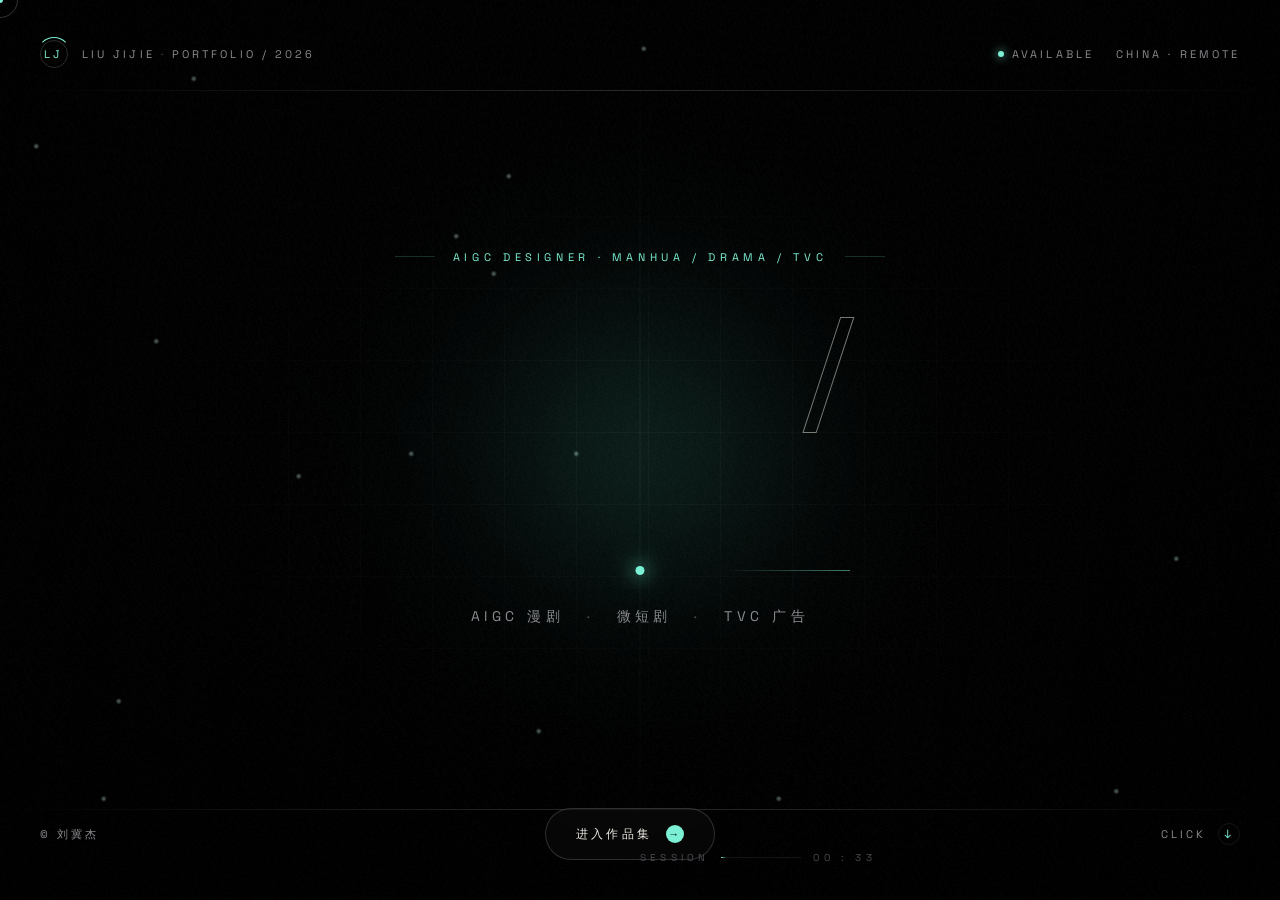
<file: index.html>
<!DOCTYPE html>
<html lang="zh-CN">
<head>
<meta charset="UTF-8">
<meta name="viewport" content="width=device-width, initial-scale=1.0">
<title>刘冀杰 — AI 视觉设计师</title>
<style>
/* ========= 字体（自托管，不依赖 Google Fonts） ========= */
@font-face{
  font-family:"Space Grotesk";
  src:url("assets/fonts/space-grotesk-400.woff2") format("woff2");
  font-weight:400;font-style:normal;font-display:swap;
}
@font-face{
  font-family:"Space Grotesk";
  src:url("assets/fonts/space-grotesk-500.woff2") format("woff2");
  font-weight:500;font-style:normal;font-display:swap;
}

/* ========= 设计 Token ========= */
:root{
  --bg-0:#06070a;
  --bg-1:#0b0c0e;
  --bg-2:#101114;
  --ink:#ece9e2;
  --ink-soft:rgba(236,233,226,.72);
  --ink-mute:#8b8b90;
  --ink-faint:#4a4b52;
  --accent:#7cf0d4;
  --accent-soft:rgba(124,240,212,.18);
  --accent-hot:#a6ffe8;
  --amber:#c9a96a;
  --hairline:rgba(255,255,255,.08);
  --hairline-strong:rgba(255,255,255,.16);
  --ease-out: cubic-bezier(.22,.9,.28,1);
  --ease-inout: cubic-bezier(.4,0,.2,1);
}
*{margin:0;padding:0;box-sizing:border-box}
html,body{height:100%}
@supports(height:100dvh){html,body{height:100dvh}}
body{
  /* WebGL 不可用时的兜底背景（正常时被 canvas 覆盖） */
  background:
    radial-gradient(120% 95% at 50% 38%, #14332d 0%, #0a0d10 48%, #06070a 100%);
  color:var(--ink);
  font-family:"Space Grotesk","PingFang SC","Microsoft YaHei",sans-serif;
  overflow:hidden;
  -webkit-font-smoothing:antialiased;
  cursor:none;
}
#gl{position:fixed;inset:0;width:100%;height:100%;display:block;z-index:0}

/* 背景装饰层（canvas 之上，文字之下） */
.bg-layers{position:fixed;inset:0;pointer-events:none;z-index:1}
/* 网格层 */
.bg-grid{
  position:absolute;inset:0;
  background-image:
    linear-gradient(var(--hairline) 1px, transparent 1px),
    linear-gradient(90deg, var(--hairline) 1px, transparent 1px);
  background-size:72px 72px;
  -webkit-mask-image:radial-gradient(65% 55% at 50% 50%, #000 0%, transparent 75%);
  mask-image:radial-gradient(65% 55% at 50% 50%, #000 0%, transparent 75%);
  opacity:.45;
}
/* 顶部细线 */
.bg-rule-top,.bg-rule-bottom{
  position:absolute;left:0;right:0;height:1px;
  background:linear-gradient(90deg, transparent, var(--hairline-strong), transparent);
}
.bg-rule-top{top:clamp(60px,10vh,120px)}
.bg-rule-bottom{bottom:clamp(60px,10vh,120px)}
/* 扫描竖线（极弱） */
.bg-scan{
  position:absolute;top:0;bottom:0;width:1px;left:var(--sx,50%);
  background:linear-gradient(180deg, transparent, rgba(124,240,212,.35) 50%, transparent);
  opacity:.25;
  transform:translateX(-50%);
  transition:left .18s var(--ease-out);
}

/* 自定义光标 */
.cursor-dot, .cursor-ring{
  position:fixed;top:0;left:0;pointer-events:none;z-index:9999;
  transform:translate(-50%,-50%);will-change:transform;
}
.cursor-dot{width:6px;height:6px;border-radius:50%;background:var(--accent);mix-blend-mode:screen}
.cursor-ring{
  width:36px;height:36px;border:1px solid rgba(255,255,255,.2);border-radius:50%;
  transition:width .25s,height .25s,border-color .25s;
}
body:hover .cursor-ring{border-color:rgba(124,240,212,.6)}
body.hover-go .cursor-ring{width:64px;height:64px;border-color:var(--accent)}
@media (pointer:coarse){ .cursor-dot,.cursor-ring{display:none}; body{cursor:pointer} }

/* ========= 布局骨架 ========= */
.frame{position:fixed;inset:0;display:flex;flex-direction:column;pointer-events:none;z-index:2}

/* 顶部 */
.top-bar{
  display:flex;justify-content:space-between;align-items:center;
  padding:clamp(20px,4vw,40px);
  font-size:11px;letter-spacing:.28em;text-transform:uppercase;color:var(--ink-mute);
}
.top-bar .brand{display:flex;align-items:center;gap:14px}
.top-bar .brand .mark{
  width:28px;height:28px;border:1px solid var(--hairline-strong);border-radius:50%;
  display:inline-flex;align-items:center;justify-content:center;
  font-family:"Space Grotesk";font-size:11px;color:var(--accent);
  position:relative;
}
.top-bar .brand .mark::after{
  content:"";position:absolute;inset:-4px;border:1px solid transparent;border-radius:50%;
  border-top-color:var(--accent);animation:spin 6s linear infinite;
}
@keyframes spin{to{transform:rotate(360deg)}}
.top-bar .status{display:flex;gap:22px;align-items:center}
.top-bar .live{
  display:inline-flex;align-items:center;gap:8px;
}
.top-bar .live i{
  width:6px;height:6px;border-radius:50%;background:var(--accent);
  box-shadow:0 0 10px var(--accent);animation:blink 2.2s ease-in-out infinite;
}
@keyframes blink{0%,100%{opacity:1;transform:scale(1)}50%{opacity:.4;transform:scale(.7)}}

/* 中央 */
.stage{
  flex:1;display:flex;flex-direction:column;align-items:center;justify-content:center;
  padding:0 clamp(20px,4vw,48px);
  perspective:1000px;
}
.meta{
  display:flex;align-items:center;gap:18px;
  font-size:11px;letter-spacing:.42em;text-transform:uppercase;color:var(--accent);
  margin-bottom:clamp(22px,3vw,40px);
}
.meta .sep{width:40px;height:1px;background:var(--accent-soft)}
h1.title{
  font-family:"Space Grotesk",sans-serif;
  font-size:clamp(48px,10vw,148px);
  font-weight:500;
  line-height:.96;
  letter-spacing:-.03em;
  text-align:center;
  max-width:12ch;
}
.title .line{display:block;white-space:nowrap}
.title .word{
  display:inline-block;
  background:linear-gradient(135deg, #ece9e2 0%, #c9a96a 45%, #7cf0d4 100%);
  -webkit-background-clip:text;background-clip:text;color:transparent;
  background-size:200% 200%;
  animation:grad-shift 8s ease-in-out infinite;
}
@keyframes grad-shift{
  0%,100%{background-position:0% 50%}
  50%{background-position:100% 50%}
}
.title .stroke{
  display:inline-block;color:transparent;
  -webkit-text-stroke:1px rgba(236,233,226,.5);
  margin:0 .02em;
}
.title .dot{
  display:inline-block;color:var(--accent);
  text-shadow:0 0 30px rgba(124,240,212,.55);
}
/* 标题下方流动光条 */
.title-shine{
  margin-top:clamp(14px,2vw,22px);
  height:1px;width:min(420px,60vw);
  background:linear-gradient(90deg,
    transparent 0%, transparent 35%,
    rgba(124,240,212,.5) 50%,
    transparent 65%, transparent 100%);
  background-size:200% 100%;
  animation:shine 5s linear infinite;
  position:relative;
}
.title-shine::before{
  content:"";position:absolute;left:50%;top:-4px;
  width:9px;height:9px;border-radius:50%;
  background:var(--accent);box-shadow:0 0 18px var(--accent),0 0 36px var(--accent);
  transform:translateX(-50%);
}
@keyframes shine{from{background-position:200% 0}to{background-position:-200% 0}}

.sub{
  margin-top:clamp(22px,3vw,36px);
  font-size:clamp(12px,1.2vw,14px);
  letter-spacing:.32em;text-transform:uppercase;
  color:var(--ink-mute);
}
.sub span{color:var(--ink-faint);margin:0 14px}

/* 底部 */
.bottom-bar{
  display:flex;justify-content:space-between;align-items:center;
  padding:clamp(20px,4vw,40px);
  font-size:11px;letter-spacing:.28em;text-transform:uppercase;color:var(--ink-mute);
}
.bottom-bar .hint{display:flex;align-items:center;gap:12px}
.bottom-bar .hint .arrow-icon{
  width:22px;height:22px;border:1px solid var(--hairline);border-radius:50%;
  display:inline-flex;align-items:center;justify-content:center;
  font-size:12px;color:var(--accent);
  animation:bob 2s ease-in-out infinite;
}
@keyframes bob{0%,100%{transform:translateY(0)}50%{transform:translateY(4px)}}

/* 主 CTA 按钮 */
.enter{
  pointer-events:auto;
  position:relative;
  display:inline-flex;align-items:center;gap:14px;
  border:1px solid var(--hairline-strong);
  padding:16px 30px;border-radius:999px;
  color:var(--ink);text-decoration:none;
  font-family:"Space Grotesk","PingFang SC",sans-serif;
  font-size:12px;letter-spacing:.28em;text-transform:uppercase;
  backdrop-filter:blur(14px);-webkit-backdrop-filter:blur(14px);
  background:rgba(255,255,255,.025);
  overflow:hidden;
  transition:border-color .4s var(--ease-out),background .4s var(--ease-out),transform .4s var(--ease-out);
}
.enter::before{
  content:"";position:absolute;inset:0;border-radius:999px;
  box-shadow:inset 0 0 30px rgba(124,240,212,.0), 0 0 0 rgba(124,240,212,0);
  transition:box-shadow .5s var(--ease-out);
}
.enter::after{
  content:"";position:absolute;top:0;bottom:0;left:-100%;width:60%;
  background:linear-gradient(90deg, transparent, rgba(124,240,212,.18), transparent);
  transform:skewX(-20deg);
  transition:left .7s var(--ease-out);
}
.enter:hover{border-color:var(--accent);background:rgba(124,240,212,.05);transform:translateY(-2px)}
.enter:hover::before{box-shadow:inset 0 0 30px rgba(124,240,212,.12), 0 0 24px rgba(124,240,212,.18)}
.enter:hover::after{left:150%}
.enter .ico-arrow{
  width:18px;height:18px;border-radius:50%;
  background:var(--accent);
  display:inline-flex;align-items:center;justify-content:center;
  color:#06231c;font-size:11px;font-weight:700;
  transition:transform .4s var(--ease-out);
}
.enter:hover .ico-arrow{transform:translateX(4px) rotate(-35deg)}

/* 底部中央 progress */
.progress{
  position:fixed;left:50%;bottom:clamp(24px,4vh,48px);transform:translateX(-50%);
  font-size:10px;letter-spacing:.42em;text-transform:uppercase;color:var(--ink-faint);
  display:flex;align-items:center;gap:12px;z-index:3;
}
.progress .bar{
  width:80px;height:1px;background:var(--hairline);position:relative;overflow:hidden;
}
.progress .bar i{
  position:absolute;top:0;left:0;height:100%;width:var(--p,0%);
  background:linear-gradient(90deg,var(--accent),transparent);
}

/* ========= 进场 / 过渡动效 ========= */
.reveal{opacity:0;transform:translateY(22px);transition:opacity 1.2s var(--ease-out),transform 1.2s var(--ease-out)}
.reveal.in{opacity:1;transform:none}
.r1{transition-delay:.05s}.r2{transition-delay:.25s}.r3{transition-delay:.45s}
.r4{transition-delay:.65s}.r5{transition-delay:.85s}

/* 离开时的 transline 效果：黑幕从中央裂开 */
.transline{
  position:fixed;inset:0;z-index:1000;pointer-events:none;
  display:flex;flex-direction:column;
}
.transline .half{
  flex:1;background:var(--bg-0);
  transform:scaleY(0);
  transform-origin:center;
  transition:transform .7s cubic-bezier(.76,0,.24,1);
}
body.leaving .transline .half{transform:scaleY(1)}

/* 标题按字视差包裹 */
.title .char{display:inline-block;will-change:transform;transition:transform .15s var(--ease-out)}

/* ========= 移动端适配 ========= */
@media (max-width:900px){
  .top-bar,.bottom-bar{letter-spacing:.14em;font-size:10px;padding:clamp(16px,4vw,28px)}
  .top-bar{gap:12px}
  .top-bar .brand{gap:9px;min-width:0}
  .top-bar .brand .mark{width:24px;height:24px;font-size:10px;flex:none}
  .top-bar .status{flex:none}
  .meta{font-size:10px;letter-spacing:.2em;gap:10px;margin-bottom:clamp(16px,3vw,28px);flex-wrap:wrap;justify-content:center}
  .meta .sep{width:18px}
  .sub{font-size:10px;letter-spacing:.18em;white-space:nowrap}
  .sub span{margin:0 7px}
  .title{font-size:clamp(40px,12.5vw,96px);max-width:none}
  /* 底部进度条与底栏重叠，小屏隐藏 */
  .progress{display:none}
}
@media (max-width:560px){
  .top-bar .suffix,.top-bar .loc{display:none}
  .meta{letter-spacing:.14em}
  .meta .sep{display:none}
  .bottom-bar>.hint{display:none}
  .enter{padding:13px 22px;font-size:11px;letter-spacing:.2em;gap:10px}
}
</style>
</head>
<body>
<canvas id="gl"></canvas>

<!-- 背景装饰层 -->
<div class="bg-layers">
  <div class="bg-grid" id="bgGrid"></div>
  <div class="bg-rule-top"></div>
  <div class="bg-rule-bottom"></div>
  <div class="bg-scan" id="bgScan"></div>
</div>

<!-- 自定义光标 -->
<div class="cursor-dot" id="cd"></div>
<div class="cursor-ring" id="cr"></div>

<!-- 黑幕（离开时） -->
<div class="transline"><div class="half"></div><div class="half"></div></div>

<div class="frame">
  <!-- 顶部 -->
  <div class="top-bar reveal r1">
    <div class="brand">
      <span class="mark">LJ</span>
      <span>LIU JIJIE <span style="color:var(--ink-faint)">·</span> <span class="suffix">PORTFOLIO / 2026</span></span>
    </div>
    <div class="status">
      <span class="live"><i></i> AVAILABLE</span>
      <span class="loc">CHINA · REMOTE</span>
    </div>
  </div>

  <!-- 中央舞台 -->
  <div class="stage">
    <div class="meta reveal r2">
      <span class="sep"></span>
      <span>AIGC Designer · Manhua / Drama / TVC</span>
      <span class="sep"></span>
    </div>
    <h1 class="title reveal r3" id="mainTitle">
      <span class="line"><span class="word">一个人</span><span class="stroke">/</span></span>
      <span class="line"><span class="word">一支剧组</span></span>
    </h1>
    <div class="title-shine reveal r3"></div>
    <p class="sub reveal r4">AIGC 漫剧 <span>·</span> 微短剧 <span>·</span> TVC 广告</p>
  </div>

  <!-- 底部 -->
  <div class="bottom-bar reveal r5">
    <span>© 刘冀杰</span>
    <a class="enter" href="portfolio.html" id="enterBtn">
      <span>进入作品集</span>
      <span class="ico-arrow">→</span>
    </a>
    <div class="hint">
      <span>CLICK</span>
      <span class="arrow-icon">↓</span>
    </div>
  </div>
</div>

<!-- 底部进度 -->
<div class="progress reveal r5">
  <span>SESSION</span>
  <span class="bar"><i id="progBar"></i></span>
  <span id="progTxt">00 : 00</span>
</div>

<script>
/* ============ 进场 ============ */
requestAnimationFrame(()=>{
  document.querySelectorAll('.reveal').forEach(el=>el.classList.add('in'));
});

/* ============ 自定义光标 ============ */
const cd=document.getElementById('cd'), cr=document.getElementById('cr');
let cx=0,cy=0,rx=0,ry=0;
addEventListener('mousemove',e=>{
  cx=e.clientX;cy=e.clientY;
  cd.style.transform=`translate(${cx}px,${cy}px) translate(-50%,-50%)`;
  document.getElementById('bgScan').style.setProperty('--sx',cx+'px');
});
(function ring(){
  rx += (cx-rx)*0.14; ry += (cy-ry)*0.14;
  cr.style.transform=`translate(${rx}px,${ry}px) translate(-50%,-50%)`;
  requestAnimationFrame(ring);
})();
const btn=document.getElementById('enterBtn');
btn.addEventListener('mouseenter',()=>document.body.classList.add('hover-go'));
btn.addEventListener('mouseleave',()=>document.body.classList.remove('hover-go'));

/* ============ 标题逐字视差 ============ */
const title=document.getElementById('mainTitle');
title.querySelectorAll('.word').forEach(w=>{
  // 把每个 .word 里的字拆成 <span class="char">
  w.innerHTML=[...w.textContent].map(c=>`<span class="char">${c}</span>`).join('');
});
let mx=0,my=0;
addEventListener('mousemove',e=>{
  mx=(e.clientX/innerWidth-.5); my=(e.clientY/innerHeight-.5);
  title.querySelectorAll('.char').forEach((c,i)=>{
    const factor=(i%5-2)*0.6; // 不同字不同幅度
    c.style.transform=`translate(${mx*factor*6}px, ${my*factor*6}px)`;
  });
});

/* ============ 底部进度（会话时长） ============ */
const startT=Date.now();
const pb=document.getElementById('progBar'), pt=document.getElementById('progTxt');
(function tick(){
  const s=Math.floor((Date.now()-startT)/1000);
  pt.textContent=String(Math.floor(s/60)).padStart(2,'0')+' : '+String(s%60).padStart(2,'0');
  pb.style.setProperty('--p', Math.min(100,s/600*100)+'%');
  requestAnimationFrame(tick);
})();

/* ============ 点击进入（transline 裂幕） ============ */
/* 先注册跳转，保证即使 WebGL 初始化失败，页面也不会变成死页 */
let leaving=false;
function go(){
  if(leaving)return; leaving=true;
  document.body.classList.add('leaving');
  setTimeout(()=>location.href='portfolio.html', 720);
}
document.body.addEventListener('click',go);
document.getElementById('enterBtn').addEventListener('click',e=>{e.stopPropagation();e.preventDefault();go()});

/* ============ WebGL 着色器背景（多层金属流体 + 辉光） ============ */
(function initBackground(){
const canvas = document.getElementById('gl');
if(!canvas) return;
let gl=null;
try{
  gl = canvas.getContext('webgl',{alpha:false,antialias:false,depth:false,powerPreference:'low-power'})
    || canvas.getContext('experimental-webgl');
}catch(e){ gl=null; }
if(!gl){ canvas.style.display='none'; return; }   // 回落到 body 的渐变背景

/* 移动端降配：减少 fbm 层数 + 限制像素比 */
const isSmall = innerWidth < 820 || matchMedia('(pointer:coarse)').matches;
const OCT = isSmall ? 3 : 5;
const MAX_DPR = isSmall ? 1.5 : 2;

const vert = `
attribute vec2 p;
void main(){ gl_Position = vec4(p,0.,1.); }
`;
const frag = `
#ifdef GL_FRAGMENT_PRECISION_HIGH
precision highp float;
#else
precision mediump float;
#endif
uniform vec2 uRes;
uniform float uTime;
uniform vec2 uMouse;

vec2 hash(vec2 p){
  p = vec2(dot(p,vec2(127.1,311.7)), dot(p,vec2(269.5,183.3)));
  return -1.0 + 2.0*fract(sin(p)*43758.5453123);
}
float noise(vec2 p){
  vec2 i = floor(p), f = fract(p);
  vec2 u = f*f*(3.0-2.0*f);
  return mix(mix(dot(hash(i),f), dot(hash(i+vec2(1,0)),f-vec2(1,0)),u.x),
             mix(dot(hash(i+vec2(0,1)),f-vec2(0,1)), dot(hash(i+vec2(1,1)),f-vec2(1,1)),u.x),u.y);
}
float fbm(vec2 p){
  float v = 0.0, a = 0.55;
  for(int i=0;i<${OCT};i++){ v += a*noise(p); p = p*2.03 + vec2(3.1,1.7); a *= 0.5; }
  return v;
}

// 带反射的金属流体 SDF
float metalFluid(vec2 p, float t){
  vec2 q = p*2.2 + vec2(t*0.3, -t*0.2);
  vec2 w = vec2(fbm(q), fbm(q + 7.3));
  vec2 w2 = vec2(fbm(q + 2.6*w + 1.7 + 0.4*t), fbm(q + 2.6*w + 8.3 - 0.3*t));
  return fbm(q + 2.2*w2);
}

void main(){
  vec2 uv = (gl_FragCoord.xy - 0.5*uRes) / min(uRes.x,uRes.y);
  float t = uTime*0.07;

  // 鼠标视差（远距离）
  vec2 m = (uMouse - 0.5) * 0.25;
  vec2 p1 = uv*1.6 + m;
  vec2 p2 = uv*2.4 + m*0.5;

  // base 近黑（带极弱冷底）
  vec3 col = vec3(0.028, 0.030, 0.036);

  // 层 1：大面积金属流体（低饱和 teal）
  float f1 = metalFluid(p1, t);
  float band1 = smoothstep(0.08, 0.85, f1);
  vec3 tealMetallic = vec3(0.12, 0.55, 0.48);
  col += tealMetallic * band1 * 0.14;

  // 层 2：高密度流体带（更高频，更亮）
  float f2 = metalFluid(p2, t*1.3);
  float band2 = pow(smoothstep(0.4, 0.95, f2), 2.5);
  col += vec3(0.30, 0.88, 0.75) * band2 * 0.22;

  // 层 3：鼠标附近的辉光核心（触屏时固定在画面中心偏上）
  float dm = distance(uv, uMouse-0.5);
  float glowA = smoothstep(0.55, 0.0, dm);
  col += vec3(0.35, 0.95, 0.82) * pow(glowA, 3.5) * 0.45;

  // 层 4：上方极弱的琥珀反光（打破单一青绿）
  float amberBand = smoothstep(0.7, 0.0, abs(uv.y + 0.35));
  col += vec3(0.85, 0.62, 0.35) * fbm(uv*1.2 - t*0.5) * amberBand * 0.07;

  // 边缘暗化 + 底部阴影（制造舞台感）
  float vig = smoothstep(1.4, 0.3, length(uv));
  col *= vig;
  col *= 1.0 - smoothstep(0.55, 0.0, uv.y + 0.55) * 0.55; // 底部压暗
  col *= 1.0 - smoothstep(0.25, 0.0, uv.y - 0.55) * 0.75; // 顶部压暗

  // 细节：闪烁粒子（极少）
  float flick = fract(sin(dot(floor(uv*120.0), vec2(12.9898,78.233))) * 43758.5453 + uTime*0.8);
  float gridflick = step(0.997, flick) * smoothstep(0.5, 0.0, length(fract(uv*120.0)-0.5));
  col += vec3(0.85, 1.0, 0.95) * gridflick * 0.35;

  // 微颗粒 grain（极弱，提升质感）
  float g = fract(sin(dot(gl_FragCoord.xy, vec2(12.9898,78.233)))*43758.5453);
  col += (g-0.5)*0.025;

  gl_FragColor = vec4(col, 1.0);
}
`;
function makeShader(type, src){
  const s = gl.createShader(type);
  if(!s) return null;
  gl.shaderSource(s, src);
  gl.compileShader(s);
  if(!gl.getShaderParameter(s, gl.COMPILE_STATUS)){
    console.warn(gl.getShaderInfoLog(s));
    gl.deleteShader(s);
    return null;
  }
  return s;
}
const vs = makeShader(gl.VERTEX_SHADER, vert);
const fs = makeShader(gl.FRAGMENT_SHADER, frag);
if(!vs || !fs){ canvas.style.display='none'; return; }  // 着色器编译失败 → 用渐变兜底

const prog = gl.createProgram();
gl.attachShader(prog, vs);
gl.attachShader(prog, fs);
gl.linkProgram(prog);
if(!gl.getProgramParameter(prog, gl.LINK_STATUS)){
  console.warn(gl.getProgramInfoLog(prog));
  canvas.style.display='none'; return;
}
gl.useProgram(prog);
const buf = gl.createBuffer();
gl.bindBuffer(gl.ARRAY_BUFFER, buf);
gl.bufferData(gl.ARRAY_BUFFER, new Float32Array([-1,-1, 3,-1, -1,3]), gl.STATIC_DRAW);
const loc = gl.getAttribLocation(prog,'p');
gl.enableVertexAttribArray(loc); gl.vertexAttribPointer(loc,2,gl.FLOAT,false,0,0);
const uRes=gl.getUniformLocation(prog,'uRes'), uTime=gl.getUniformLocation(prog,'uTime'), uMouse=gl.getUniformLocation(prog,'uMouse');
let mxs=.5,mys=.5,tmx=.5,tmy=.5;
addEventListener('mousemove',e=>{tmx=e.clientX/innerWidth;tmy=1-e.clientY/innerHeight});
function resize(){
  const dpr=Math.min(devicePixelRatio,MAX_DPR);
  canvas.width=Math.round(innerWidth*dpr); canvas.height=Math.round(innerHeight*dpr);
  gl.viewport(0,0,canvas.width,canvas.height);
}
addEventListener('resize',resize); resize();

/* 上下文丢失时不要让画面永久黑屏 */
canvas.addEventListener('webglcontextlost',e=>{e.preventDefault();canvas.style.display='none';});
const t0=performance.now();
(function loop(){
  mxs+=(tmx-mxs)*0.05; mys+=(tmy-mys)*0.05;
  gl.uniform2f(uRes, canvas.width, canvas.height);
  gl.uniform1f(uTime,(performance.now()-t0)/1000);
  gl.uniform2f(uMouse,mxs,mys);
  gl.drawArrays(gl.TRIANGLES,0,3);

  requestAnimationFrame(loop);
})();
})();
</script>
</body>
</html>
</file>
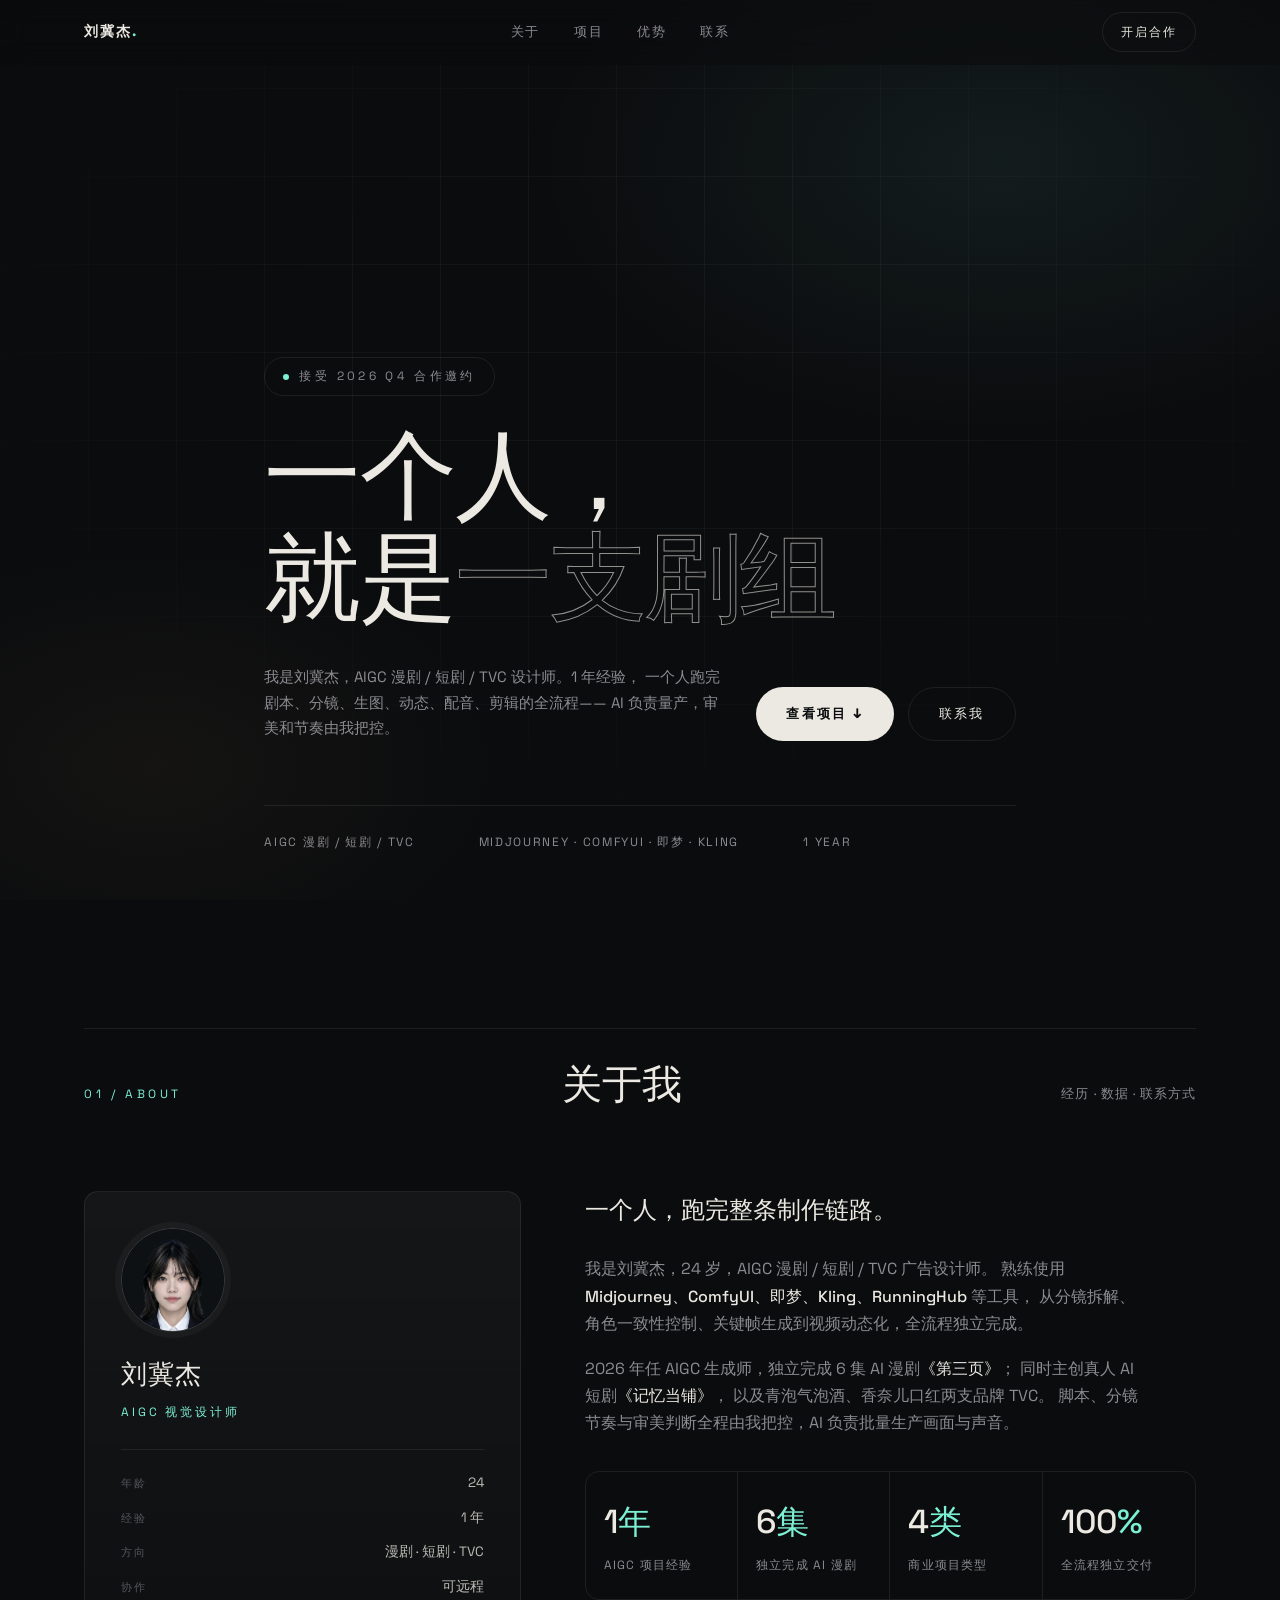
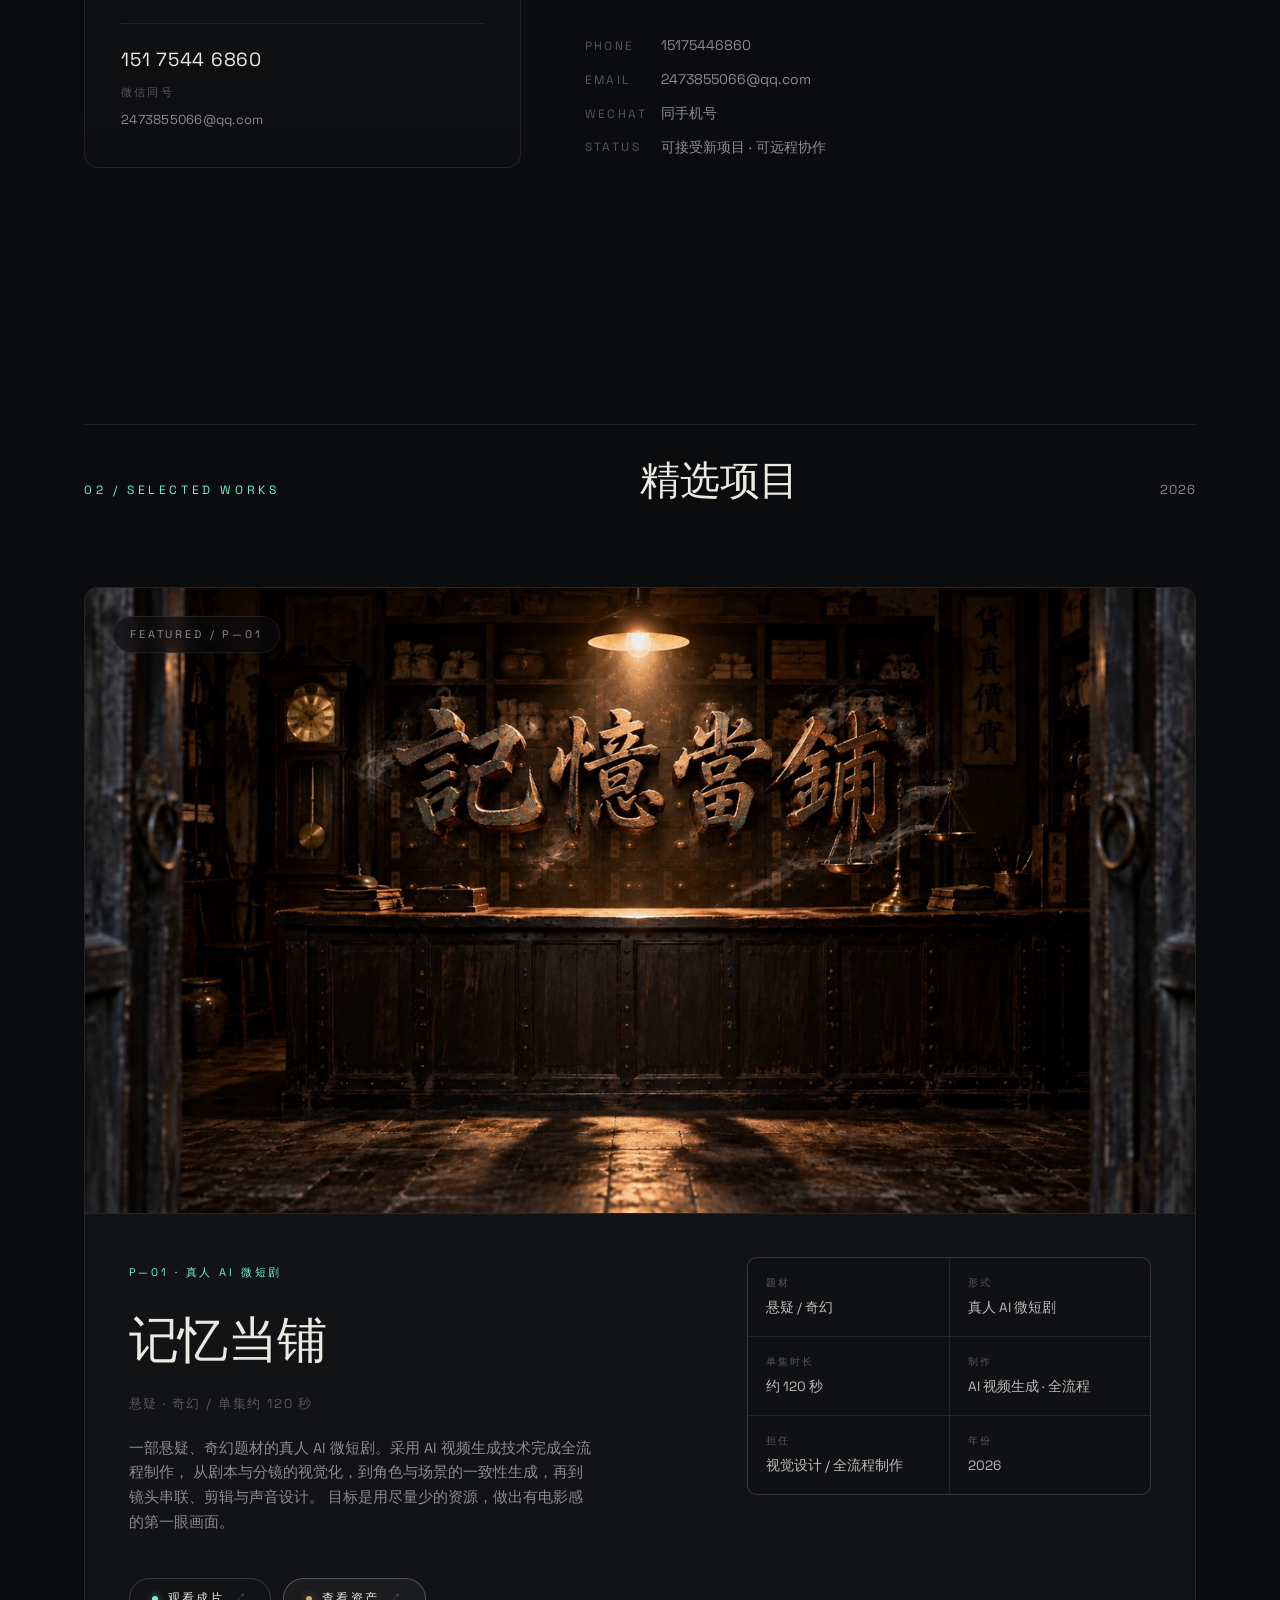
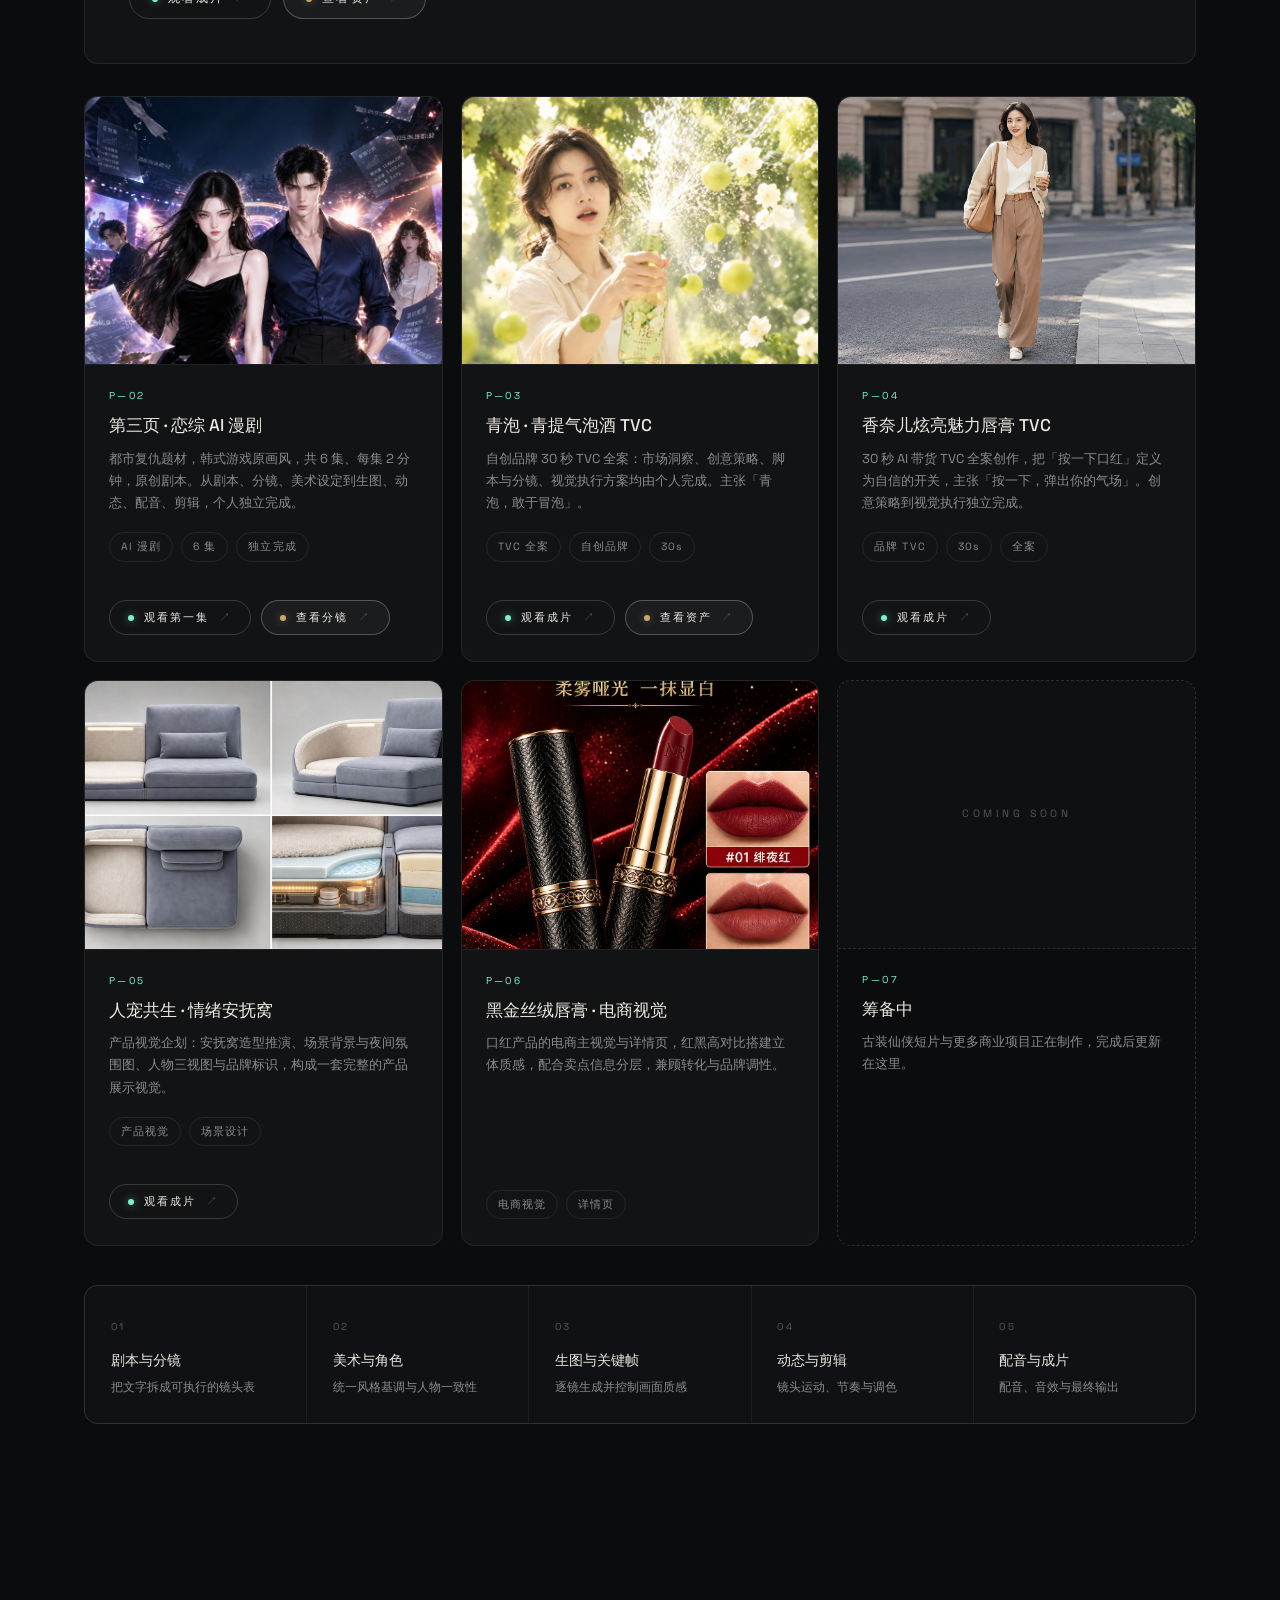
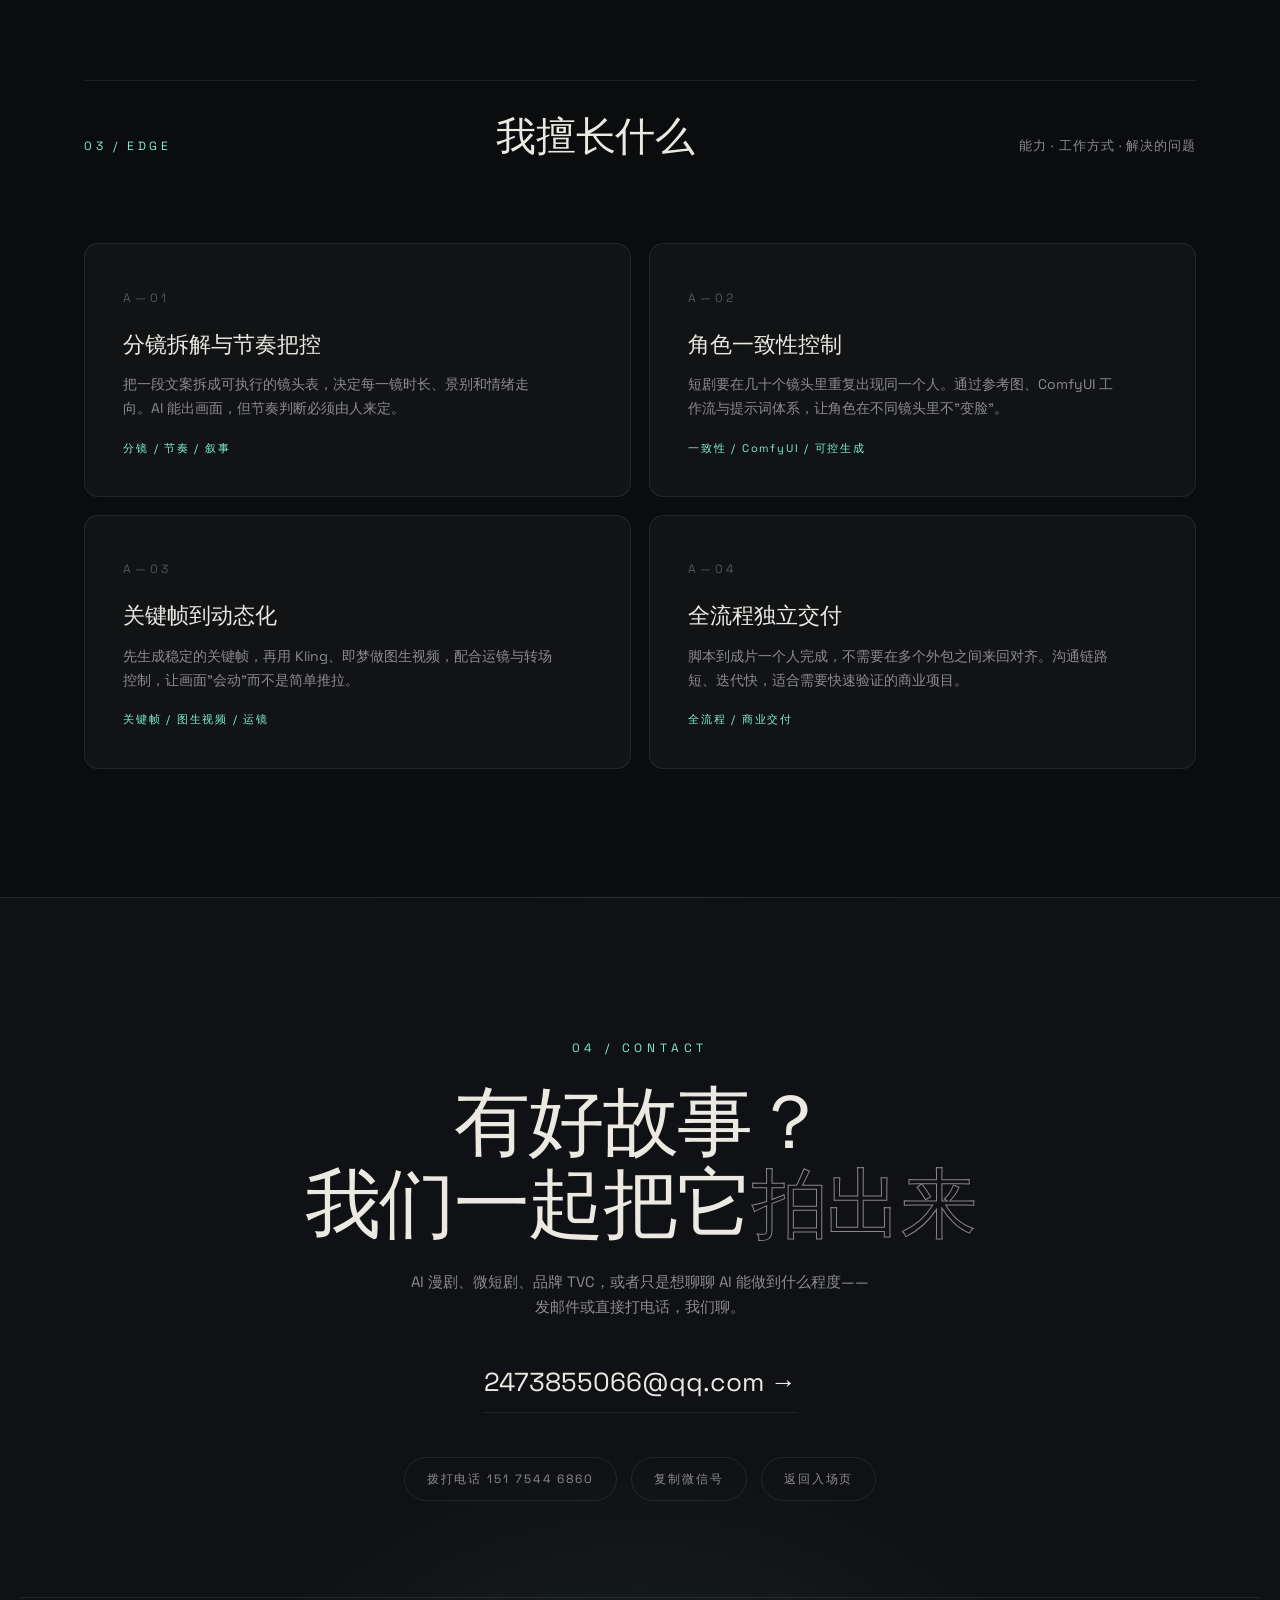
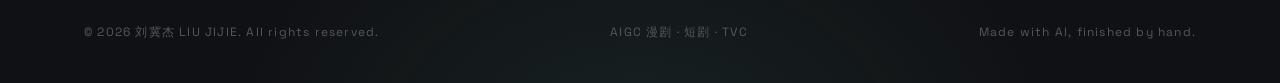
<file: portfolio.html>
<!DOCTYPE html>
<html lang="zh-CN">
<head>
<meta charset="UTF-8">
<meta name="viewport" content="width=device-width, initial-scale=1.0">
<title>刘冀杰 LIU JIJIE — AIGC 漫剧 / 短剧 / TVC 设计师</title>
<meta name="description" content="刘冀杰，AIGC 漫剧、短剧与 TVC 广告设计师。1 年经验，全流程独立完成 AI 影像项目。">
<link rel="stylesheet" href="style.css">
</head>
<body>

<!-- ============ 导航 ============ -->
<nav class="nav" id="nav">
  <div class="nav-inner">
    <a class="logo" href="#top">刘冀杰<span>.</span></a>
    <div class="nav-links" id="navLinks">
      <a href="#about">关于</a>
      <a href="#works">项目</a>
      <a href="#edge">优势</a>
      <a href="#contact">联系</a>
    </div>
    <a class="nav-cta" href="#contact">开启合作</a>
    <button class="burger" id="burger" aria-label="菜单">☰</button>
  </div>
</nav>

<!-- ============ 1. HERO ============ -->
<header class="hero" id="top">
  <div class="hero-bg"></div>
  <div class="wrap hero-inner">
    <div class="hero-tag"><i></i>接受 2026 Q4 合作邀约</div>
    <h1>一个人，<br>就是<em>一支剧组</em></h1>
    <div class="hero-row">
      <p class="hero-desc">
        我是刘冀杰，AIGC 漫剧 / 短剧 / TVC 设计师。1 年经验，
        一个人跑完剧本、分镜、生图、动态、配音、剪辑的全流程——
        AI 负责量产，审美和节奏由我把控。
      </p>
      <div class="hero-actions">
        <a class="btn btn-solid" href="#works">查看项目 ↓</a>
        <a class="btn btn-ghost" href="#contact">联系我</a>
      </div>
    </div>
    <div class="hero-meta">
      <span>AIGC 漫剧 / 短剧 / TVC</span>
      <span>MIDJOURNEY · COMFYUI · 即梦 · KLING</span>
      <span>1 YEAR</span>
    </div>
  </div>
</header>

<!-- ============ 2. 个人经历 ============ -->
<section id="about">
  <div class="wrap">
    <div class="sec-head reveal">
      <span class="sec-no">01 / ABOUT</span>
      <h2 class="sec-title">关于我</h2>
      <span class="sec-note">经历 · 数据 · 联系方式</span>
    </div>
    <div class="about-grid">

      <aside class="profile-card reveal">
        <div class="avatar"><img src="assets/portrait.jpg" alt="刘冀杰"></div>
        <div class="profile-name">刘冀杰</div>
        <div class="profile-role">AIGC 视觉设计师</div>
        <dl class="profile-facts">
          <div><dt>年龄</dt><dd>24</dd></div>
          <div><dt>经验</dt><dd>1 年</dd></div>
          <div><dt>方向</dt><dd>漫剧 · 短剧 · TVC</dd></div>
          <div><dt>协作</dt><dd>可远程</dd></div>
        </dl>
        <div class="profile-contact">
          <a href="tel:15175446860">151 7544 6860</a>
          <span>微信同号</span>
          <a class="mail" href="mailto:2473855066@qq.com">2473855066@qq.com</a>
        </div>
      </aside>

      <div class="about-body reveal">
        <p class="about-lead">一个人，跑完整条制作链路。</p>
        <p>
          我是刘冀杰，24 岁，AIGC 漫剧 / 短剧 / TVC 广告设计师。
          熟练使用 <strong>Midjourney、ComfyUI、即梦、Kling、RunningHub</strong> 等工具，
          从分镜拆解、角色一致性控制、关键帧生成到视频动态化，全流程独立完成。
        </p>
        <p>
          2026 年任 AIGC 生成师，独立完成 6 集 AI 漫剧<strong>《第三页》</strong>；
          同时主创真人 AI 短剧<strong>《记忆当铺》</strong>，
          以及青泡气泡酒、香奈儿口红两支品牌 TVC。
          脚本、分镜节奏与审美判断全程由我把控，AI 负责批量生产画面与声音。
        </p>
        <div class="stats">
          <div class="stat"><b>1<i>年</i></b><span>AIGC 项目经验</span></div>
          <div class="stat"><b>6<i>集</i></b><span>独立完成 AI 漫剧</span></div>
          <div class="stat"><b>4<i>类</i></b><span>商业项目类型</span></div>
          <div class="stat"><b>100<i>%</i></b><span>全流程独立交付</span></div>
        </div>
        <div class="contact-lines">
          <a href="tel:15175446860"><b>PHONE</b> 15175446860</a>
          <a href="mailto:2473855066@qq.com"><b>EMAIL</b> 2473855066@qq.com</a>
          <a href="tel:15175446860"><b>WECHAT</b> 同手机号</a>
          <a href="#contact"><b>STATUS</b> 可接受新项目 · 可远程协作</a>
        </div>
      </div>

    </div>
  </div>
</section>

<!-- ============ 3. 精选项目 ============ -->
<section id="works">
  <div class="wrap">
    <div class="sec-head reveal">
      <span class="sec-no">02 / SELECTED WORKS</span>
      <h2 class="sec-title">精选项目</h2>
      <span class="sec-note">2026</span>
    </div>

    <article class="feature reveal">
      <div class="feature-media">
        <img src="assets/work-1.jpg" alt="《记忆当铺》主视觉：暗色当铺场景与金色招牌">
        <span class="feature-badge">FEATURED / P—01</span>
      </div>
      <div class="feature-body">
        <div class="feature-main">
          <span class="idx">P—01 · 真人 AI 微短剧</span>
          <h3>记忆当铺</h3>
          <p class="lede">悬疑 · 奇幻 / 单集约 120 秒</p>
          <p>
            一部悬疑、奇幻题材的真人 AI 微短剧。采用 AI 视频生成技术完成全流程制作，
            从剧本与分镜的视觉化，到角色与场景的一致性生成，再到镜头串联、剪辑与声音设计。
            目标是用尽量少的资源，做出有电影感的第一眼画面。
          </p>
          <div class="feature-actions">
            <button class="watch-btn" data-video="assets/memory-pawnshop.mp4" data-wm="left" data-title="记忆当铺 · 成片">
              <span class="play-dot"></span>观看成片 <i>↗</i>
            </button>
            <button class="watch-btn alt" data-gallery="pawn" data-title="记忆当铺 · 资产图">
              <span class="play-dot"></span>查看资产 <i>↗</i>
            </button>
          </div>
        </div>
        <dl class="meta-grid">
          <div><dt>题材</dt><dd>悬疑 / 奇幻</dd></div>
          <div><dt>形式</dt><dd>真人 AI 微短剧</dd></div>
          <div><dt>单集时长</dt><dd>约 120 秒</dd></div>
          <div><dt>制作</dt><dd>AI 视频生成 · 全流程</dd></div>
          <div><dt>担任</dt><dd>视觉设计 / 全流程制作</dd></div>
          <div><dt>年份</dt><dd>2026</dd></div>
        </dl>
      </div>
    </article>

    <div class="work-grid">

      <article class="work-card reveal">
        <div class="work-media"><img src="assets/work-2.jpg" alt="《第三页》恋综 AI 漫剧主视觉"></div>
        <div class="work-body">
          <span class="work-idx">P—02</span>
          <h3>第三页 · 恋综 AI 漫剧</h3>
          <p>都市复仇题材，韩式游戏原画风，共 6 集、每集 2 分钟，原创剧本。从剧本、分镜、美术设定到生图、动态、配音、剪辑，个人独立完成。</p>
          <div class="chips"><span>AI 漫剧</span><span>6 集</span><span>独立完成</span></div>
          <div class="card-actions">
            <button class="watch-btn" data-video="assets/third-page-ep1.mp4" data-wm="right" data-title="第三页 · 第一集">
              <span class="play-dot"></span>观看第一集 <i>↗</i>
            </button>
            <button class="watch-btn alt" data-gallery="third-page" data-title="第三页 · 分镜图">
              <span class="play-dot"></span>查看分镜 <i>↗</i>
            </button>
          </div>
        </div>
      </article>

      <article class="work-card reveal">
        <div class="work-media"><img src="assets/work-3.jpg" alt="青泡青提气泡酒 TVC 主视觉"></div>
        <div class="work-body">
          <span class="work-idx">P—03</span>
          <h3>青泡 · 青提气泡酒 TVC</h3>
          <p>自创品牌 30 秒 TVC 全案：市场洞察、创意策略、脚本与分镜、视觉执行方案均由个人完成。主张「青泡，敢于冒泡」。</p>
          <div class="chips"><span>TVC 全案</span><span>自创品牌</span><span>30s</span></div>
          <div class="card-actions">
            <button class="watch-btn" data-video="assets/qingpao-tvc.mp4" data-wm="both" data-title="青泡 · 成片">
              <span class="play-dot"></span>观看成片 <i>↗</i>
            </button>
            <button class="watch-btn alt" data-gallery="qingpao" data-title="青泡 · 资产">
              <span class="play-dot"></span>查看资产 <i>↗</i>
            </button>
          </div>
        </div>
      </article>

      <article class="work-card reveal">
        <div class="work-media"><img src="assets/work-4.jpg" alt="香奈儿炫亮魅力唇膏 AI 带货 TVC"></div>
        <div class="work-body">
          <span class="work-idx">P—04</span>
          <h3>香奈儿炫亮魅力唇膏 TVC</h3>
          <p>30 秒 AI 带货 TVC 全案创作，把「按一下口红」定义为自信的开关，主张「按一下，弹出你的气场」。创意策略到视觉执行独立完成。</p>
          <div class="chips"><span>品牌 TVC</span><span>30s</span><span>全案</span></div>
          <div class="card-actions">
            <button class="watch-btn" data-video="assets/chanel-tvc.mp4" data-wm="right" data-title="香奈儿炫亮魅力唇膏 · 成片">
              <span class="play-dot"></span>观看成片 <i>↗</i>
            </button>
          </div>
        </div>
      </article>

      <article class="work-card reveal">
        <div class="work-media"><img src="assets/work-6.jpg" alt="人宠共生情绪安抚窝产品视觉"></div>
        <div class="work-body">
          <span class="work-idx">P—05</span>
          <h3>人宠共生 · 情绪安抚窝</h3>
          <p>产品视觉企划：安抚窝造型推演、场景背景与夜间氛围图、人物三视图与品牌标识，构成一套完整的产品展示视觉。</p>
          <div class="chips"><span>产品视觉</span><span>场景设计</span></div>
          <div class="card-actions">
            <button class="watch-btn" data-video="assets/pet-nest-tvc.mp4" data-wm="right" data-title="人宠共生 · 情绪安抚窝">
              <span class="play-dot"></span>观看成片 <i>↗</i>
            </button>
          </div>
        </div>
      </article>

      <article class="work-card vertical reveal">
        <div class="work-media"><img src="assets/work-5.jpg" alt="NOVELLE 黑金丝绒唇膏电商视觉"></div>
        <div class="work-body">
          <span class="work-idx">P—06</span>
          <h3>黑金丝绒唇膏 · 电商视觉</h3>
          <p>口红产品的电商主视觉与详情页，红黑高对比搭建立体质感，配合卖点信息分层，兼顾转化与品牌调性。</p>
          <div class="chips"><span>电商视觉</span><span>详情页</span></div>
        </div>
      </article>

      <article class="work-card more reveal">
        <div class="work-media placeholder"><span>COMING SOON</span></div>
        <div class="work-body">
          <span class="work-idx">P—07</span>
          <h3>筹备中</h3>
          <p>古装仙侠短片与更多商业项目正在制作，完成后更新在这里。</p>
        </div>
      </article>

    </div>

    <div class="process reveal">
      <div class="step"><span>01</span><b>剧本与分镜</b><p>把文字拆成可执行的镜头表</p></div>
      <div class="step"><span>02</span><b>美术与角色</b><p>统一风格基调与人物一致性</p></div>
      <div class="step"><span>03</span><b>生图与关键帧</b><p>逐镜生成并控制画面质感</p></div>
      <div class="step"><span>04</span><b>动态与剪辑</b><p>镜头运动、节奏与调色</p></div>
      <div class="step"><span>05</span><b>配音与成片</b><p>配音、音效与最终输出</p></div>
    </div>

  </div>
</section>

<!-- ============ 4. 个人优势 ============ -->
<section id="edge">
  <div class="wrap">
    <div class="sec-head reveal">
      <span class="sec-no">03 / EDGE</span>
      <h2 class="sec-title">我擅长什么</h2>
      <span class="sec-note">能力 · 工作方式 · 解决的问题</span>
    </div>
    <div class="adv-grid">
      <div class="adv reveal">
        <span class="no">A—01</span>
        <h3>分镜拆解与节奏把控</h3>
        <p>把一段文案拆成可执行的镜头表，决定每一镜时长、景别和情绪走向。AI 能出画面，但节奏判断必须由人来定。</p>
        <div class="kw">分镜 / 节奏 / 叙事</div>
      </div>
      <div class="adv reveal">
        <span class="no">A—02</span>
        <h3>角色一致性控制</h3>
        <p>短剧要在几十个镜头里重复出现同一个人。通过参考图、ComfyUI 工作流与提示词体系，让角色在不同镜头里不"变脸"。</p>
        <div class="kw">一致性 / ComfyUI / 可控生成</div>
      </div>
      <div class="adv reveal">
        <span class="no">A—03</span>
        <h3>关键帧到动态化</h3>
        <p>先生成稳定的关键帧，再用 Kling、即梦做图生视频，配合运镜与转场控制，让画面"会动"而不是简单推拉。</p>
        <div class="kw">关键帧 / 图生视频 / 运镜</div>
      </div>
      <div class="adv reveal">
        <span class="no">A—04</span>
        <h3>全流程独立交付</h3>
        <p>脚本到成片一个人完成，不需要在多个外包之间来回对齐。沟通链路短、迭代快，适合需要快速验证的商业项目。</p>
        <div class="kw">全流程 / 商业交付</div>
      </div>
    </div>
  </div>
</section>

<!-- ============ 5. 页尾联系 ============ -->
<footer class="footer" id="contact">
  <div class="wrap footer-inner">
    <div class="eyebrow reveal">04 / CONTACT</div>
    <h2 class="reveal">有好故事？<br>我们一起把它<em>拍出来</em></h2>
    <p class="reveal">AI 漫剧、微短剧、品牌 TVC，或者只是想聊聊 AI 能做到什么程度——<br>发邮件或直接打电话，我们聊。</p>
    <a class="mail-btn reveal" href="mailto:2473855066@qq.com">2473855066@qq.com →</a>
    <div class="contact-actions reveal">
      <a href="tel:15175446860">拨打电话 151 7544 6860</a>
      <button type="button" data-copy="15175446860" id="copyPhone">复制微信号</button>
      <a href="index.html">返回入场页</a>
    </div>
  </div>
  <div class="wrap footer-base">
    <span>© 2026 刘冀杰 LIU JIJIE. All rights reserved.</span>
    <span>AIGC 漫剧 · 短剧 · TVC</span>
    <span>Made with AI, finished by hand.</span>
  </div>
</footer>

<!-- ============ 视频弹层 ============ -->
<div class="video-modal" id="videoModal" aria-hidden="true">
  <div class="video-modal-inner">
    <button class="video-close" id="videoClose" aria-label="关闭">
      <span></span><span></span>
    </button>
    <div class="video-frame">
      <video id="videoPlayer" controls preload="metadata" playsinline></video>
      <span class="video-watermark left" id="videoWMLeft">刘冀杰</span>
      <span class="video-watermark right" id="videoWMRight">刘冀杰</span>
    </div>
    <div class="video-meta">
      <span>记忆当铺 · 成片</span>
      <span>点击外部或按 ESC 关闭</span>
    </div>
  </div>
</div>

<!-- ============ 资产画廊弹层 ============ -->
<div class="gallery-modal" id="galleryModal" aria-hidden="true">
  <div class="gallery-modal-inner">
    <div class="gallery-head">
      <span class="gallery-title" id="galleryTitle">资产图</span>
      <button class="video-close" id="galleryClose" aria-label="关闭">
        <span></span><span></span>
      </button>
    </div>
    <div class="gallery-grid" id="galleryGrid"></div>
    <div class="gallery-meta">
      <span id="galleryCount">8 张资产图</span>
      <span>点击放大 · ESC 关闭</span>
    </div>
  </div>
</div>

<!-- ============ 画廊大图 ============ -->
<div class="zoom-modal" id="zoomModal" aria-hidden="true">
  <button class="video-close" id="zoomClose" aria-label="关闭">
    <span></span><span></span>
  </button>
  <img id="zoomImg" alt="">
  <span class="zoom-caption" id="zoomCaption"></span>
</div>

<script>
/* 导航滚动态 */
const nav = document.getElementById('nav');
addEventListener('scroll', () => {
  nav.classList.toggle('scrolled', scrollY > 40);
}, {passive:true});

/* 移动端菜单 */
const burger = document.getElementById('burger');
const navLinks = document.getElementById('navLinks');
burger.addEventListener('click', () => navLinks.classList.toggle('open'));
navLinks.querySelectorAll('a').forEach(a =>
  a.addEventListener('click', () => navLinks.classList.remove('open'))
);

/* 进场渐显 */
const io = new IntersectionObserver(entries => {
  entries.forEach(e => {
    if (e.isIntersecting) { e.target.classList.add('in'); io.unobserve(e.target); }
  });
}, {threshold:.12});
document.querySelectorAll('.reveal').forEach(el => io.observe(el));

/* 复制号码 */
const copyBtn = document.getElementById('copyPhone');

function legacyCopy(text){
  const t = document.createElement('textarea');
  t.value = text;
  t.style.position = 'fixed';
  t.style.opacity = '0';
  document.body.appendChild(t);
  t.select();
  try { document.execCommand('copy'); } catch {}
  t.remove();
}

copyBtn.addEventListener('click', () => {
  const num = copyBtn.dataset.copy;
  const old = copyBtn.textContent;

  copyBtn.textContent = '已复制 ' + num;
  setTimeout(() => copyBtn.textContent = old, 1600);

  if (navigator.clipboard && window.isSecureContext) {
    navigator.clipboard.writeText(num).catch(() => legacyCopy(num));
  } else {
    legacyCopy(num);
  }
});

/* ======== 视频弹层 ======== */
const videoModal = document.getElementById('videoModal');
const player = document.getElementById('videoPlayer');
const videoCloseBtn = document.getElementById('videoClose');
const wmLeft = document.getElementById('videoWMLeft');
const wmRight = document.getElementById('videoWMRight');
const metaTitle = videoModal.querySelector('.video-meta span:first-child');

function openVideo(src, opts = {}){
  player.src = src;
  // 水印位置：left / right / both
  const pos = opts.wm || 'left';
  wmLeft.style.display  = (pos === 'left'  || pos === 'both') ? '' : 'none';
  wmRight.style.display = (pos === 'right' || pos === 'both') ? '' : 'none';
  metaTitle.textContent = opts.title || '成片';
  videoModal.classList.add('show');
  videoModal.setAttribute('aria-hidden', 'false');
  document.body.style.overflow = 'hidden';
  setTimeout(() => player.play().catch(()=>{}), 200);
}
function closeVideo(){
  player.pause();
  player.removeAttribute('src');
  player.load();
  videoModal.classList.remove('show');
  videoModal.setAttribute('aria-hidden', 'true');
  document.body.style.overflow = '';
}

/* ======== 画廊弹层 ======== */
const galleries = {
  pawn: {
    title: '记忆当铺 · 资产图',
    items: [
      { src: 'assets/pawn-assets/01-新人.png',      cap: '角色 · 新人（三视图）' },
      { src: 'assets/pawn-assets/02-崩坏.png',      cap: '角色 · 崩坏状态（三视图）' },
      { src: 'assets/pawn-assets/03-外卖员.png',    cap: '角色 · 外卖员（三视图）' },
      { src: 'assets/pawn-assets/04-西装.png',      cap: '角色 · 西装（三视图）' },
      { src: 'assets/pawn-assets/05-掌柜.png',      cap: '角色 · 掌柜（三视图）' },
      { src: 'assets/pawn-assets/06-当铺内景.png',   cap: '场景 · 当铺内部' },
      { src: 'assets/pawn-assets/07-蓝雨巷.png',    cap: '场景 · 蓝雨巷' },
      { src: 'assets/pawn-assets/08-灰外景.png',    cap: '场景 · 灰外景' },
      { src: 'assets/pawn-assets/09-名字.png',     cap: '角色 · 名字' },
    ],
  },
  'third-page': {
    title: '第三页 · 分镜图',
    items: [
      { src: 'assets/third-page-assets/01-镜头3.png',  cap: '镜头 · 03' },
      { src: 'assets/third-page-assets/02-镜头4.png',  cap: '镜头 · 04' },
      { src: 'assets/third-page-assets/03-镜头5.png',  cap: '镜头 · 05' },
      { src: 'assets/third-page-assets/04-镜头5b.png', cap: '镜头 · 05b' },
      { src: 'assets/third-page-assets/05-镜头6.png',  cap: '镜头 · 06' },
      { src: 'assets/third-page-assets/06-镜头7.png',  cap: '镜头 · 07' },
      { src: 'assets/third-page-assets/07-镜头8.png',  cap: '镜头 · 08' },
      { src: 'assets/third-page-assets/08-镜头9.png',  cap: '镜头 · 09' },
      { src: 'assets/third-page-assets/09-分镜板.png', cap: '分镜板 · 第四集故事板' },
    ],
  },
  qingpao: {
    title: '青泡 · 资产（分镜 / 角色 / 关键帧）',
    items: [
      { src: 'assets/qingpao-assets/01-分镜1.png',       cap: '分镜 · 01' },
      { src: 'assets/qingpao-assets/02-分镜2.png',       cap: '分镜 · 02（封面）' },
      { src: 'assets/qingpao-assets/03-分镜3.png',       cap: '分镜 · 03' },
      { src: 'assets/qingpao-assets/04-分镜4.png',       cap: '分镜 · 04' },
      { src: 'assets/qingpao-assets/05-分镜5.png',       cap: '分镜 · 05' },
      { src: 'assets/qingpao-assets/06-女主三视图.png',  cap: '角色 · 女主三视图' },
      { src: 'assets/qingpao-assets/07-三视图.png',       cap: '角色 · 三视图' },
      { src: 'assets/qingpao-assets/08-结尾帧.png',      cap: '结尾帧' },
      { src: 'assets/qingpao-assets/09-冰箱第一步.png',  cap: '镜头 · 冰箱第一步' },
      { src: 'assets/qingpao-assets/10-户外A.png',       cap: '户外场景 · A' },
      { src: 'assets/qingpao-assets/11-户外B.png',       cap: '户外场景 · B' },
      { src: 'assets/qingpao-assets/12-户外C.png',       cap: '户外场景 · C' },
      { src: 'assets/qingpao-assets/13-结尾帧B.png',     cap: '结尾帧 · B' },
      { src: 'assets/qingpao-assets/14-结尾帧C.png',     cap: '结尾帧 · C' },
    ],
  },
};

const galleryModal = document.getElementById('galleryModal');
const galleryGrid = document.getElementById('galleryGrid');
const galleryCloseBtn = document.getElementById('galleryClose');
const galleryTitle = document.getElementById('galleryTitle');
const galleryCount = document.getElementById('galleryCount');

function openGallery(key, opts = {}){
  const g = galleries[key];
  if (!g) return;
  galleryTitle.textContent = opts.title || g.title;
  galleryCount.textContent = g.items.length + ' 张资产图';
  galleryGrid.innerHTML = '';
  g.items.forEach((it, i) => {
    const cell = document.createElement('button');
    cell.className = 'gallery-cell';
    cell.innerHTML = `<img src="${it.src}" alt="${it.cap}" loading="lazy"><span class="cap">${it.cap}</span>`;
    cell.addEventListener('click', () => openZoom(it.src, it.cap));
    galleryGrid.appendChild(cell);
  });
  galleryModal.classList.add('show');
  galleryModal.setAttribute('aria-hidden', 'false');
  document.body.style.overflow = 'hidden';
}
function closeGallery(){
  galleryModal.classList.remove('show');
  galleryModal.setAttribute('aria-hidden', 'true');
  galleryGrid.innerHTML = '';
  document.body.style.overflow = '';
}

/* ======== 画廊大图放大 ======== */
const zoomModal = document.getElementById('zoomModal');
const zoomImg = document.getElementById('zoomImg');
const zoomCaption = document.getElementById('zoomCaption');
const zoomCloseBtn = document.getElementById('zoomClose');

function openZoom(src, cap){
  zoomImg.src = src;
  zoomCaption.textContent = cap;
  zoomModal.classList.add('show');
  zoomModal.setAttribute('aria-hidden', 'false');
}
function closeZoom(){
  zoomModal.classList.remove('show');
  zoomModal.setAttribute('aria-hidden', 'true');
  zoomImg.removeAttribute('src');
}

/* ======== 按钮分发 ======== */
document.querySelectorAll('.watch-btn').forEach(btn => {
  btn.addEventListener('click', () => {
    if (btn.dataset.video) {
      openVideo(btn.dataset.video, { wm: btn.dataset.wm || 'left', title: btn.dataset.title });
    } else if (btn.dataset.gallery) {
      openGallery(btn.dataset.gallery, { title: btn.dataset.title });
    }
  });
});

/* ======== 关闭事件 ======== */
videoCloseBtn.addEventListener('click', closeVideo);
videoModal.addEventListener('click', e => { if (e.target === videoModal) closeVideo(); });

galleryCloseBtn.addEventListener('click', closeGallery);
galleryModal.addEventListener('click', e => { if (e.target === galleryModal) closeGallery(); });

zoomCloseBtn.addEventListener('click', closeZoom);
zoomModal.addEventListener('click', e => { if (e.target === zoomModal) closeZoom(); });

addEventListener('keydown', e => {
  if (e.key !== 'Escape') return;
  if (zoomModal.classList.contains('show')) closeZoom();
  else if (galleryModal.classList.contains('show')) closeGallery();
  else if (videoModal.classList.contains('show')) closeVideo();
});
</script>
</body>
</html>
</file>
<file: style.css>
/* ========= 字体（自托管，不依赖 Google Fonts） ========= */
@font-face{
  font-family:"Space Grotesk";
  src:url("assets/fonts/space-grotesk-400.woff2") format("woff2");
  font-weight:400;font-style:normal;font-display:swap;
}
@font-face{
  font-family:"Space Grotesk";
  src:url("assets/fonts/space-grotesk-500.woff2") format("woff2");
  font-weight:500;font-style:normal;font-display:swap;
}

/* ============ 设计规范 Design Tokens ============ */
:root{
  /* 色彩 */
  --bg:        #0b0c0e;   /* 主背景 近黑 */
  --bg-2:      #101114;   /* 次级背景 */
  --ink:       #ece9e2;   /* 主文字 暖白 */
  --ink-soft:  rgba(236,233,226,.78);
  --muted:     #8b8b90;   /* 次要文字 */
  --ink-mute:  #8b8b90;
  --faint:     #55565c;   /* 弱化文字 */
  --accent:    #7cf0d4;   /* 点缀 青绿（克制使用） */
  --amber:     #c9a96a;   /* 点缀 香槟（极少量） */
  --hairline:  rgba(255,255,255,.08);
  --hairline-strong: rgba(255,255,255,.16);
  --card:      rgba(255,255,255,.03);

  /* 字体 */
  --font-disp: "Space Grotesk","PingFang SC","Microsoft YaHei",sans-serif;
  --font-body: "PingFang SC","Microsoft YaHei","Space Grotesk",sans-serif;

  /* 尺寸 */
  --max: 1240px;
  --pad: clamp(20px, 5vw, 64px);
  --radius: 14px;

  /* 动效 */
  --ease: cubic-bezier(.22,.9,.28,1);
}

*{margin:0;padding:0;box-sizing:border-box}
html{scroll-behavior:smooth}
body{
  background:var(--bg);
  color:var(--ink);
  font-family:var(--font-body);
  font-size:16px;
  line-height:1.7;
  -webkit-font-smoothing:antialiased;
  overflow-x:hidden;
}
img{display:block;max-width:100%}
a{color:inherit;text-decoration:none}
::selection{background:var(--accent);color:#06231c}

.wrap{max-width:var(--max);margin:0 auto;padding-left:var(--pad);padding-right:var(--pad)}

/* ============ 通用排版 ============ */
.sec-head{
  display:flex;align-items:baseline;justify-content:space-between;
  border-top:1px solid var(--hairline);
  padding-top:22px;margin-bottom:clamp(36px,6vw,72px);
}
.sec-no{font-size:12px;letter-spacing:.3em;color:var(--accent)}
.sec-title{
  font-family:var(--font-disp);
  font-size:clamp(26px,3.4vw,40px);
  font-weight:500;letter-spacing:-.01em;
}
.sec-note{font-size:13px;color:var(--muted);letter-spacing:.08em}

section{padding:clamp(72px,10vw,140px) 0}

/* ============ 导航 ============ */
.nav{
  position:fixed;top:0;left:0;right:0;z-index:50;
  backdrop-filter:blur(14px);
  background:rgba(11,12,14,.55);
  border-bottom:1px solid transparent;
  transition:border-color .3s,background .3s;
}
.nav.scrolled{border-color:var(--hairline);background:rgba(11,12,14,.82)}
.nav-inner{
  max-width:var(--max);margin:0 auto;
  padding:0 var(--pad);
  height:64px;display:flex;align-items:center;justify-content:space-between;
}
.logo{font-family:var(--font-disp);font-weight:600;letter-spacing:.14em;font-size:14px}
.logo span{color:var(--accent)}
.nav-links{display:flex;gap:34px;font-size:13px;letter-spacing:.12em;color:var(--muted)}
.nav-links a{position:relative;transition:color .25s}
.nav-links a:hover{color:var(--ink)}
.nav-links a::after{
  content:"";position:absolute;left:0;bottom:-6px;height:1px;width:0;
  background:var(--accent);transition:width .3s var(--ease);
}
.nav-links a:hover::after{width:100%}
.nav-cta{
  font-size:12px;letter-spacing:.16em;
  border:1px solid var(--hairline);border-radius:999px;
  padding:9px 18px;transition:border-color .25s,background .25s;
}
.nav-cta:hover{border-color:var(--accent);background:rgba(124,240,212,.06)}
.burger{display:none;background:none;border:none;color:var(--ink);font-size:22px}

/* ============ HERO ============ */
.hero{
  min-height:100svh;
  display:flex;flex-direction:column;justify-content:flex-end;
  padding-top:120px;padding-bottom:48px;
  position:relative;
}
.hero-bg{
  position:absolute;inset:0;overflow:hidden;pointer-events:none;
  background:
    radial-gradient(60% 50% at 78% 18%, rgba(124,240,212,.07), transparent 60%),
    radial-gradient(45% 40% at 12% 85%, rgba(201,169,106,.05), transparent 60%);
}
.hero-bg::before{ /* 细网格 */
  content:"";position:absolute;inset:0;
  background-image:
    linear-gradient(var(--hairline) 1px, transparent 1px),
    linear-gradient(90deg, var(--hairline) 1px, transparent 1px);
  background-size:88px 88px;
  mask-image:radial-gradient(75% 70% at 50% 40%, #000 30%, transparent 75%);
  opacity:.5;
}
.hero-inner{position:relative}
.hero-tag{
  display:inline-flex;align-items:center;gap:10px;
  font-size:12px;letter-spacing:.28em;text-transform:uppercase;color:var(--muted);
  border:1px solid var(--hairline);border-radius:999px;padding:8px 18px;
  margin-bottom:28px;
}
.hero-tag i{width:6px;height:6px;border-radius:50%;background:var(--accent);display:inline-block;animation:blink 2.2s infinite}
@keyframes blink{0%,100%{opacity:1}50%{opacity:.25}}
.hero h1{
  font-family:var(--font-disp);
  font-size:clamp(40px,7.6vw,104px);
  font-weight:500;line-height:1.05;letter-spacing:-.02em;
  max-width:16ch;
}
.hero h1 em{font-style:normal;color:transparent;-webkit-text-stroke:1px rgba(236,233,226,.6)}
.hero h1 .hl{color:var(--accent)}
.hero-row{
  display:flex;align-items:flex-end;justify-content:space-between;gap:32px;
  margin-top:36px;flex-wrap:wrap;
}
.hero-desc{max-width:46ch;color:var(--muted);font-size:15px}
.hero-actions{display:flex;gap:14px;flex-wrap:wrap}
.btn{
  display:inline-flex;align-items:center;gap:10px;
  padding:15px 30px;border-radius:999px;
  font-size:13px;letter-spacing:.18em;text-transform:uppercase;
  transition:transform .3s var(--ease),background .3s,border-color .3s;
}
.btn-solid{background:var(--ink);color:#0b0c0e;font-weight:600}
.btn-solid:hover{transform:translateY(-2px);background:var(--accent)}
.btn-ghost{border:1px solid var(--hairline);color:var(--ink)}
.btn-ghost:hover{border-color:var(--accent);transform:translateY(-2px)}
.hero-meta{
  display:flex;gap:clamp(24px,5vw,72px);
  margin-top:64px;padding-top:26px;border-top:1px solid var(--hairline);
  font-size:12px;color:var(--muted);letter-spacing:.14em;flex-wrap:wrap;
}

/* ============ 关于 / 个人经历 ============ */
.about-grid{
  display:grid;grid-template-columns:5fr 7fr;gap:clamp(32px,5vw,80px);
  align-items:start;
}
.portrait{position:relative;border-radius:var(--radius);overflow:hidden;border:1px solid var(--hairline)}
.portrait img{width:100%;height:100%;object-fit:cover;aspect-ratio:4/4.6;filter:saturate(.9)}
.portrait .tag{
  position:absolute;left:14px;bottom:14px;
  font-size:11px;letter-spacing:.22em;text-transform:uppercase;
  background:rgba(11,12,14,.7);backdrop-filter:blur(8px);
  border:1px solid var(--hairline);border-radius:999px;padding:7px 14px;color:var(--muted);
}

/* 个人名片卡 */
.profile-card{
  border:1px solid var(--hairline);border-radius:var(--radius);
  background:linear-gradient(180deg, rgba(255,255,255,.045), rgba(255,255,255,.012));
  padding:clamp(24px,3vw,36px);
  position:sticky;top:96px;
}
.avatar{
  width:104px;height:104px;border-radius:50%;overflow:hidden;
  border:1px solid var(--hairline-strong);
  box-shadow:0 0 0 6px rgba(255,255,255,.03);
  margin-bottom:20px;
}
.avatar img{width:100%;height:100%;object-fit:cover;object-position:center 18%}
.profile-name{font-family:var(--font-disp);font-size:26px;font-weight:500;letter-spacing:.04em}
.profile-role{font-size:12px;letter-spacing:.24em;text-transform:uppercase;color:var(--accent);margin-top:6px}
.profile-facts{
  margin:26px 0 0;padding-top:22px;border-top:1px solid var(--hairline);
  display:grid;gap:12px;
}
.profile-facts>div{display:flex;justify-content:space-between;align-items:baseline;gap:16px}
.profile-facts dt{font-size:11px;letter-spacing:.2em;text-transform:uppercase;color:var(--faint)}
.profile-facts dd{font-size:13.5px;color:var(--ink-soft,var(--ink))}
.profile-contact{
  margin-top:24px;padding-top:20px;border-top:1px solid var(--hairline);
  display:flex;flex-direction:column;gap:6px;
}
.profile-contact a{font-family:var(--font-disp);font-size:19px;letter-spacing:.04em;transition:color .25s}
.profile-contact a:hover{color:var(--accent)}
.profile-contact a.mail{font-size:13px;letter-spacing:.02em;color:var(--muted);margin-top:2px}
.profile-contact a.mail:hover{color:var(--accent)}
.profile-contact span{font-size:11px;letter-spacing:.2em;color:var(--faint);text-transform:uppercase}
.about-body p{color:var(--muted);margin-bottom:18px;max-width:56ch}
.about-body p strong{color:var(--ink);font-weight:500}
.about-lead{font-size:clamp(19px,2vw,24px);line-height:1.6;color:var(--ink)!important;margin-bottom:26px!important}
.stats{
  display:grid;grid-template-columns:repeat(4,1fr);
  border:1px solid var(--hairline);border-radius:var(--radius);
  margin:34px 0;overflow:hidden;
}
.stat{padding:22px 18px;border-right:1px solid var(--hairline)}
.stat:last-child{border-right:none}
.stat b{display:block;font-family:var(--font-disp);font-size:clamp(24px,2.6vw,34px);font-weight:500;color:var(--ink)}
.stat b i{color:var(--accent);font-style:normal}
.stat span{font-size:12px;color:var(--muted);letter-spacing:.1em}
.contact-lines{display:flex;flex-direction:column;gap:10px;font-size:14px}
.contact-lines a{color:var(--muted);display:flex;gap:12px;align-items:center;transition:color .25s}
.contact-lines a:hover{color:var(--accent)}
.contact-lines b{color:var(--faint);font-weight:400;font-size:12px;letter-spacing:.2em;width:64px}

/* ============ 精选项目 ============ */
.feature{
  border:1px solid var(--hairline);border-radius:var(--radius);
  overflow:hidden;background:var(--card);
}
.feature-media{position:relative;overflow:hidden;border-bottom:1px solid var(--hairline)}
.feature-media img{
  width:100%;aspect-ratio:16/9;object-fit:cover;display:block;
  transition:transform 1s var(--ease),filter 1s var(--ease);
  filter:saturate(.95);
}
.feature:hover .feature-media img{transform:scale(1.03);filter:saturate(1.05)}
.feature-badge{
  position:absolute;left:clamp(16px,2.5vw,28px);top:clamp(16px,2.5vw,28px);
  font-size:11px;letter-spacing:.26em;text-transform:uppercase;color:var(--ink-mute);
  background:rgba(11,12,14,.66);backdrop-filter:blur(10px);
  border:1px solid var(--hairline);border-radius:999px;padding:8px 16px;
}
.feature-body{
  padding:clamp(26px,3.4vw,48px);
  display:grid;grid-template-columns:1.4fr 1fr;gap:clamp(28px,4vw,64px);
}
.feature-main .idx{font-size:11px;letter-spacing:.26em;text-transform:uppercase;color:var(--accent)}
.feature-main h3{
  font-family:var(--font-disp);font-size:clamp(30px,4vw,50px);
  font-weight:500;letter-spacing:-.01em;margin:14px 0 10px;
}
.lede{font-size:13px;letter-spacing:.14em;color:var(--faint);margin-bottom:20px}
.feature-main p:not(.lede){color:var(--muted);font-size:14.5px;max-width:52ch}
.meta-grid{
  display:grid;grid-template-columns:1fr 1fr;gap:1px;
  background:var(--hairline);border:1px solid var(--hairline);
  border-radius:10px;overflow:hidden;align-self:start;
}
.meta-grid>div{background:var(--bg-2);padding:16px 18px}
.meta-grid dt{font-size:10px;letter-spacing:.2em;text-transform:uppercase;color:var(--faint);margin-bottom:6px}
.meta-grid dd{font-size:13.5px;color:var(--ink-soft,var(--ink))}

/* 制作流程 */
.process{
  margin-top:clamp(24px,3vw,40px);
  display:grid;grid-template-columns:repeat(5,1fr);gap:1px;
  background:var(--hairline);border:1px solid var(--hairline);
  border-radius:var(--radius);overflow:hidden;
}
.process .step{background:var(--bg-2);padding:clamp(18px,2vw,26px)}
.process .step span{font-size:10px;letter-spacing:.24em;color:var(--faint)}
.process .step b{display:block;font-size:14px;font-weight:500;margin:10px 0 6px;font-family:var(--font-disp)}
.process .step p{font-size:12px;color:var(--muted);line-height:1.6}

/* 项目网格 */
.work-grid{
  margin-top:clamp(20px,2.6vw,32px);
  display:grid;grid-template-columns:repeat(3,1fr);gap:18px;
}
.work-card{
  border:1px solid var(--hairline);border-radius:var(--radius);
  overflow:hidden;background:var(--card);
  display:flex;flex-direction:column;
  transition:border-color .35s var(--ease),transform .35s var(--ease),background .35s;
}
.work-card:hover{border-color:rgba(124,240,212,.3);transform:translateY(-4px);background:rgba(255,255,255,.045)}
.work-media{overflow:hidden;border-bottom:1px solid var(--hairline);background:#0d0e11}
.work-media img{
  width:100%;aspect-ratio:4/3;object-fit:cover;display:block;
  transition:transform .9s var(--ease);
}
.work-card.vertical .work-media img{object-position:center 38%}
.work-card:hover .work-media img{transform:scale(1.05)}
.work-body{padding:22px 24px 26px;display:flex;flex-direction:column;flex:1}
.work-idx{font-size:10px;letter-spacing:.24em;color:var(--accent);text-transform:uppercase}
.work-body h3{font-family:var(--font-disp);font-size:17px;font-weight:500;margin:10px 0 10px;line-height:1.4}
.work-body p{font-size:13px;color:var(--muted);line-height:1.7}
.chips{display:flex;gap:8px;flex-wrap:wrap;margin-top:auto;padding-top:18px}
.chips span{
  font-size:10.5px;letter-spacing:.1em;color:var(--muted);
  border:1px solid var(--hairline);border-radius:999px;padding:5px 11px;
}

/* 筹备中卡片 */
.work-card.more{border-style:dashed;border-color:rgba(255,255,255,.14);background:none}
.work-card.more:hover{transform:none;border-color:rgba(255,255,255,.2);background:rgba(255,255,255,.02)}
.work-media.placeholder{
  aspect-ratio:4/3;display:flex;align-items:center;justify-content:center;
  border-bottom:1px dashed rgba(255,255,255,.12);background:rgba(255,255,255,.015);
}
.work-media.placeholder span{
  font-size:10.5px;letter-spacing:.34em;text-transform:uppercase;color:var(--faint);
}

/* ============ 个人优势 ============ */
.adv-grid{display:grid;grid-template-columns:repeat(2,1fr);gap:18px}
.adv{
  background:var(--card);border:1px solid var(--hairline);border-radius:var(--radius);
  padding:clamp(24px,3vw,40px);
  transition:border-color .3s,background .3s,transform .3s var(--ease);
  position:relative;overflow:hidden;
}
.adv:hover{border-color:rgba(124,240,212,.35);background:rgba(124,240,212,.03);transform:translateY(-4px)}
.adv .no{font-size:12px;letter-spacing:.3em;color:var(--faint)}
.adv h3{font-family:var(--font-disp);font-size:clamp(18px,1.8vw,22px);font-weight:500;margin:16px 0 10px}
.adv p{color:var(--muted);font-size:14px;max-width:48ch}
.adv .kw{margin-top:18px;font-size:11px;letter-spacing:.16em;color:var(--accent)}

/* ============ 页尾联系 ============ */
.footer{
  border-top:1px solid var(--hairline);
  background:
    radial-gradient(50% 60% at 50% 110%, rgba(124,240,212,.08), transparent 65%),
    var(--bg-2);
  padding:clamp(80px,11vw,150px) 0 40px;
}
.footer-inner{text-align:center}
.footer .eyebrow{font-size:12px;letter-spacing:.4em;text-transform:uppercase;color:var(--accent);margin-bottom:22px}
.footer h2{
  font-family:var(--font-disp);
  font-size:clamp(34px,6vw,76px);font-weight:500;line-height:1.08;letter-spacing:-.02em;
}
.footer h2 em{font-style:normal;color:transparent;-webkit-text-stroke:1px rgba(236,233,226,.55)}
.footer p{color:var(--muted);margin:24px auto 0;max-width:52ch;font-size:15px}
.mail-btn{
  display:inline-flex;align-items:center;gap:12px;margin-top:40px;
  font-family:var(--font-disp);font-size:clamp(18px,2.4vw,26px);
  border-bottom:1px solid var(--hairline);padding-bottom:8px;
  transition:color .3s,border-color .3s;
}
.mail-btn:hover{color:var(--accent);border-color:var(--accent)}
.contact-actions{display:flex;justify-content:center;gap:14px;margin-top:44px;flex-wrap:wrap}
.contact-actions a,.contact-actions button{
  font-family:inherit;font-size:12px;letter-spacing:.16em;color:var(--muted);
  border:1px solid var(--hairline);border-radius:999px;padding:11px 22px;
  background:none;cursor:pointer;
  transition:color .25s,border-color .25s,background .25s;
}
.contact-actions a:hover,.contact-actions button:hover{color:var(--ink);border-color:var(--accent);background:rgba(124,240,212,.05)}
.footer-base{
  display:flex;justify-content:space-between;align-items:center;gap:16px;
  margin-top:clamp(56px,8vw,96px);padding-top:24px;
  border-top:1px solid var(--hairline);
  font-size:12px;color:var(--faint);letter-spacing:.1em;flex-wrap:wrap;
}

/* ============ 进场动效 ============ */
.reveal{opacity:0;transform:translateY(28px);transition:opacity .9s var(--ease),transform .9s var(--ease)}
.reveal.in{opacity:1;transform:none}

/* ============ 响应式 ============ */
@media (max-width: 1100px){
  .work-grid{grid-template-columns:repeat(2,1fr)}
}
@media (max-width: 900px){
  .about-grid{grid-template-columns:1fr}
  .profile-card{position:static}
  .feature-body{grid-template-columns:1fr}
  .process{grid-template-columns:repeat(2,1fr)}
  .process .step:last-child{grid-column:span 2}
  .adv-grid{grid-template-columns:1fr}
  .stats{grid-template-columns:repeat(2,1fr)}
  .stat:nth-child(2){border-right:none}
  .stat:nth-child(1),.stat:nth-child(2){border-bottom:1px solid var(--hairline)}
  .nav-links{display:none}
  .burger{display:block}
  .nav-links.open{
    display:flex;position:absolute;top:64px;left:0;right:0;
    flex-direction:column;gap:0;
    background:rgba(11,12,14,.96);border-bottom:1px solid var(--hairline);
    padding:12px var(--pad) 24px;
  }
  .nav-links.open a{padding:14px 0;font-size:15px}
  .footer-base{justify-content:center;text-align:center}
}
@media (max-width: 640px){
  .work-grid{grid-template-columns:1fr}
}

/* ============ 观看成片按钮 ============ */
.watch-btn{
  margin-top:22px;
  font-family:inherit;font-size:12px;letter-spacing:.18em;text-transform:uppercase;
  color:var(--ink);background:none;
  border:1px solid var(--hairline-strong);border-radius:999px;
  padding:11px 22px;cursor:pointer;
  display:inline-flex;align-items:center;gap:10px;
  transition:color .3s,border-color .3s,background .3s;
}
.watch-btn:hover{
  color:var(--accent);border-color:var(--accent);
  background:rgba(124,240,212,.06);
}
.watch-btn .play-dot{
  width:6px;height:6px;border-radius:50%;
  background:var(--accent);
  box-shadow:0 0 8px rgba(124,240,212,.6);
  animation:pulse 2s infinite;
}
.watch-btn i{font-style:normal;color:var(--faint);transition:transform .3s}
.watch-btn:hover i{transform:translate(2px,-2px);color:var(--accent)}

@keyframes pulse{
  0%,100%{opacity:1;transform:scale(1)}
  50%{opacity:.5;transform:scale(1.3)}
}

/* ============ 视频弹层 ============ */
.video-modal{
  position:fixed;inset:0;z-index:200;
  background:rgba(5,6,8,.92);backdrop-filter:blur(14px);
  display:flex;align-items:center;justify-content:center;
  opacity:0;visibility:hidden;
  transition:opacity .35s ease,visibility .35s;
  padding:24px;
}
.video-modal.show{opacity:1;visibility:visible}
.video-modal-inner{
  width:100%;max-width:1080px;
  display:flex;flex-direction:column;gap:14px;
  transform:scale(.96);transition:transform .35s ease;
}
.video-modal.show .video-modal-inner{transform:scale(1)}
.video-frame{
  position:relative;border-radius:14px;overflow:hidden;
  border:1px solid var(--hairline);background:#000;
  box-shadow:0 24px 80px rgba(0,0,0,.7);
}
.video-frame video{
  display:block;width:100%;height:auto;
  max-height:80vh;aspect-ratio:16/9;object-fit:contain;
}
.video-watermark{
  position:absolute;left:18px;bottom:46px;
  font-family:var(--font-disp),"PingFang SC","Microsoft YaHei",sans-serif;
  font-size:16px;font-weight:400;letter-spacing:.18em;
  color:rgba(255,255,255,.55);
  text-shadow:0 1px 2px rgba(0,0,0,.5),0 0 14px rgba(0,0,0,.35);
  user-select:none;pointer-events:none;
  z-index:2;
  mix-blend-mode:screen;
}
.video-watermark.right{left:auto;right:18px;bottom:46px}
.video-close{
  position:absolute;top:16px;right:16px;
  width:40px;height:40px;border-radius:50%;
  background:rgba(0,0,0,.5);backdrop-filter:blur(8px);
  border:1px solid var(--hairline-strong);
  cursor:pointer;display:flex;align-items:center;justify-content:center;
  z-index:5;transition:background .25s,transform .25s;
}
.video-close:hover{background:rgba(0,0,0,.75);transform:rotate(90deg)}
.video-close span{
  position:absolute;width:18px;height:1.5px;background:var(--ink);
  border-radius:1px;
}
.video-close span:nth-child(1){transform:rotate(45deg)}
.video-close span:nth-child(2){transform:rotate(-45deg)}
.video-meta{
  display:flex;justify-content:space-between;align-items:center;
  font-size:11px;letter-spacing:.2em;text-transform:uppercase;color:var(--faint);
}

@media (max-width: 640px){
  .video-frame video{max-height:65vh}
  .video-meta{font-size:10px;letter-spacing:.12em}
}

/* ============ 记忆当铺按钮组 ============ */
.feature-actions{display:flex;gap:12px;flex-wrap:wrap;margin-top:22px}
.card-actions{display:flex;gap:10px;flex-wrap:wrap;margin-top:16px}
.card-actions .watch-btn{padding:9px 18px;font-size:11px}
.watch-btn.alt{
  background:rgba(255,255,255,.04);
  color:var(--ink);border-color:rgba(255,255,255,.25);
}
.watch-btn.alt:hover{
  background:rgba(255,255,255,.08);
  border-color:rgba(255,255,255,.5);
  color:var(--ink);
}
.watch-btn.alt .play-dot{background:#c9a96a;box-shadow:0 0 8px rgba(201,169,106,.5)}

/* ============ 资产画廊弹层 ============ */
.gallery-modal{
  position:fixed;inset:0;z-index:180;
  background:rgba(5,6,8,.94);backdrop-filter:blur(14px);
  display:flex;align-items:flex-start;justify-content:center;
  opacity:0;visibility:hidden;
  transition:opacity .35s ease,visibility .35s;
  padding:clamp(20px,3vw,48px) clamp(16px,3vw,48px);
  overflow-y:auto;
}
.gallery-modal.show{opacity:1;visibility:visible}
.gallery-modal-inner{
  width:100%;max-width:1160px;
  padding-top:4px;
}
.gallery-head{
  display:flex;justify-content:space-between;align-items:center;
  margin-bottom:20px;
}
.gallery-title{
  font-family:var(--font-disp);font-size:clamp(18px,2vw,22px);
  letter-spacing:.12em;color:var(--ink);
}
.gallery-grid{
  display:grid;gap:14px;
  grid-template-columns:repeat(4,1fr);
}
.gallery-cell{
  background:none;border:1px solid var(--hairline);
  border-radius:10px;overflow:hidden;
  cursor:pointer;display:block;
  padding:0;position:relative;
  transition:border-color .25s,transform .3s;
  aspect-ratio:3/4;
}
.gallery-cell:hover{border-color:var(--accent);transform:translateY(-3px)}
.gallery-cell img{
  width:100%;height:100%;object-fit:cover;display:block;
  transition:transform .6s var(--ease),filter .6s;
  filter:saturate(.95);
}
.gallery-cell:hover img{transform:scale(1.03);filter:saturate(1.05)}
.gallery-cell .cap{
  position:absolute;left:0;right:0;bottom:0;
  font-size:11px;letter-spacing:.14em;color:var(--muted);
  padding:14px 12px 10px;
  background:linear-gradient(180deg,rgba(0,0,0,0),rgba(0,0,0,.8));
  text-align:left;
}
.gallery-meta{
  display:flex;justify-content:space-between;align-items:center;
  font-size:11px;letter-spacing:.2em;text-transform:uppercase;color:var(--faint);
  margin-top:22px;
}

/* ============ 画廊放大图层 ============ */
.zoom-modal{
  position:fixed;inset:0;z-index:220;
  background:rgba(0,0,0,.96);
  display:flex;align-items:center;justify-content:center;flex-direction:column;
  opacity:0;visibility:hidden;
  transition:opacity .3s,visibility .3s;
  padding:40px 24px;
}
.zoom-modal.show{opacity:1;visibility:visible}
.zoom-modal img{
  max-width:92vw;max-height:78vh;
  border:1px solid rgba(255,255,255,.1);
  border-radius:4px;box-shadow:0 30px 80px rgba(0,0,0,.8);
  object-fit:contain;
}
.zoom-caption{
  margin-top:16px;
  font-size:12px;letter-spacing:.18em;text-transform:uppercase;color:var(--muted);
}
.zoom-modal .video-close{top:20px;right:20px}

@media (max-width: 900px){
  .gallery-grid{grid-template-columns:repeat(3,1fr)}
}
@media (max-width: 600px){
  .gallery-grid{grid-template-columns:repeat(2,1fr);gap:10px}
  .gallery-cell .cap{font-size:10px}
  .feature-actions{flex-direction:column;align-items:stretch}
  .feature-actions .watch-btn{justify-content:center}
}
</file>
